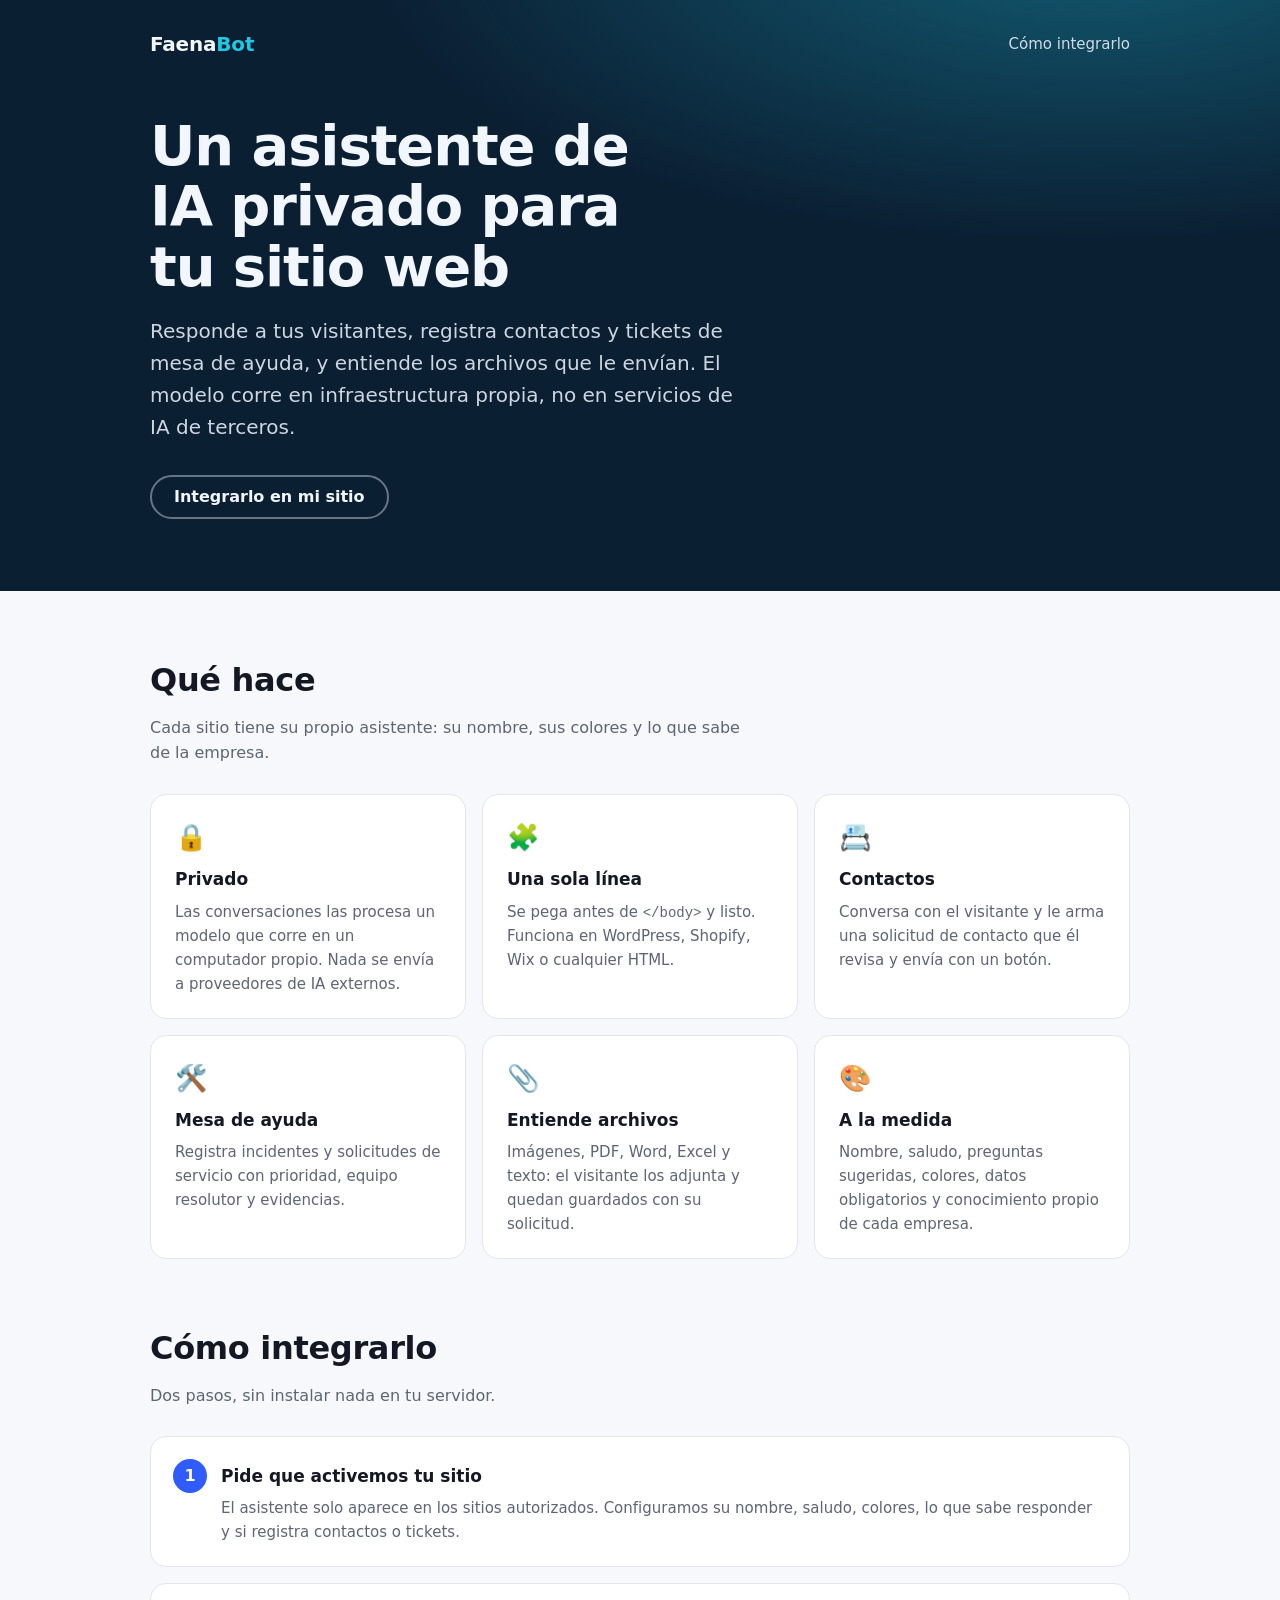
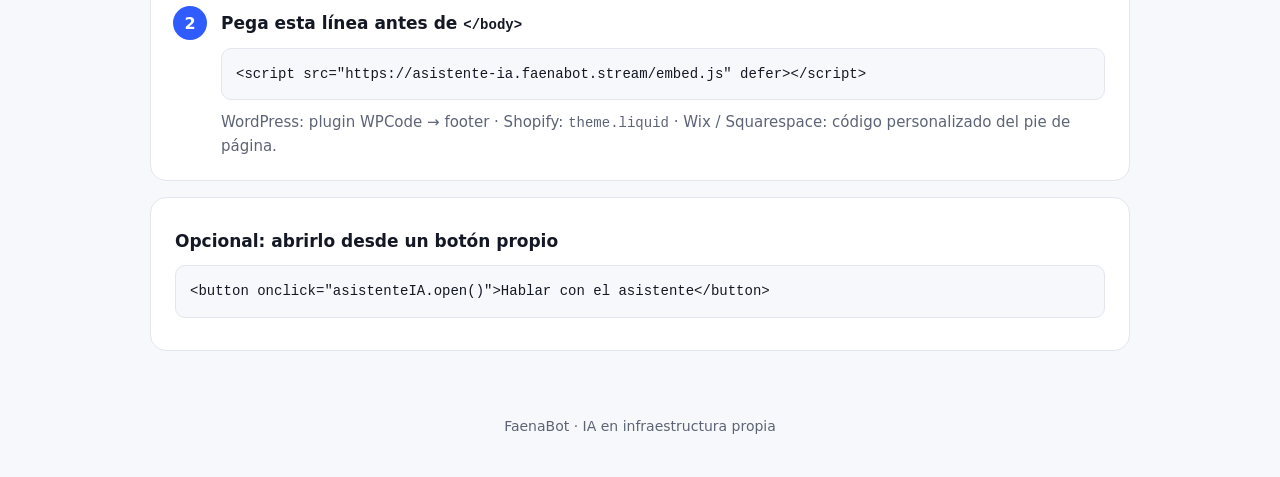
<file: publico/index.html>
<!doctype html>
<html lang="es">
<head>
  <meta charset="utf-8">
  <meta name="viewport" content="width=device-width, initial-scale=1">
  <title>FaenaBot · Asistente IA privado</title>
  <meta name="description" content="Asistente de inteligencia artificial para tu sitio web que corre en infraestructura propia. Se integra con una sola línea.">
  <link rel="icon" href="data:image/svg+xml,<svg xmlns='http://www.w3.org/2000/svg' viewBox='0 0 100 100'><text y='.9em' font-size='90'>💬</text></svg>">
  <style>
    :root {
      --bg: #f7f8fb; --text: #141824; --muted: #5d6475; --card: #fff; --border: #e3e6ee;
      --accent: #2f5bff; --accent-2: #1fc8e3; --hero: #0b1f33; --hero-text: #f2f6ff;
    }
    @media (prefers-color-scheme: dark) {
      :root { --bg: #10131a; --text: #eef0f6; --muted: #a1a8b8; --card: #171b25; --border: #283041; --accent: #6f8cff; --hero: #0a1320; }
    }
    * { box-sizing: border-box; }
    body { margin: 0; background: var(--bg); color: var(--text); font: 16px/1.6 system-ui, -apple-system, "Segoe UI", sans-serif; }
    .wrap { width: min(980px, 100% - 32px); margin: 0 auto; }
    header.hero { background: radial-gradient(1200px 500px at 85% -10%, color-mix(in srgb, var(--accent-2) 35%, transparent), transparent 60%), var(--hero); color: var(--hero-text); padding: 28px 0 72px; }
    nav { display: flex; align-items: center; justify-content: space-between; gap: 16px; margin-bottom: 56px; }
    .brand { font-weight: 800; font-size: 20px; letter-spacing: -0.01em; }
    .brand span { color: var(--accent-2); }
    nav a { color: inherit; opacity: .85; text-decoration: none; font-size: 15px; }
    nav a:hover { opacity: 1; }
    h1 { font-size: clamp(34px, 6vw, 56px); line-height: 1.08; letter-spacing: -0.02em; margin: 0 0 18px; max-width: 14ch; }
    .lead { font-size: clamp(17px, 2.2vw, 20px); opacity: .85; max-width: 46ch; margin: 0 0 32px; }
    .actions { display: flex; flex-wrap: wrap; gap: 12px; }
    .btn { display: inline-flex; align-items: center; gap: 8px; padding: 12px 22px; border-radius: 999px; font: 600 16px/1 system-ui, -apple-system, "Segoe UI", sans-serif; text-decoration: none; cursor: pointer; border: 2px solid transparent; }
    .btn.primary { background: var(--accent-2); color: #06202b; }
    .btn.ghost { border-color: color-mix(in srgb, var(--hero-text) 40%, transparent); color: var(--hero-text); background: transparent; }
    .btn:hover { filter: brightness(1.08); }
    .btn[hidden] { display: none; }
    main section { padding: 64px 0 0; }
    h2 { font-size: clamp(24px, 3.5vw, 32px); letter-spacing: -0.01em; margin: 0 0 8px; }
    .sub { color: var(--muted); margin: 0 0 28px; max-width: 60ch; }
    .grid { display: grid; grid-template-columns: repeat(auto-fit, minmax(260px, 1fr)); gap: 16px; }
    .card { min-width: 0; background: var(--card); border: 1px solid var(--border); border-radius: 16px; padding: 22px 24px; }
    .card .ico { font-size: 26px; }
    .card h3 { font-size: 17px; margin: 8px 0 6px; }
    .card p { margin: 0; color: var(--muted); font-size: 15px; }
    ol.steps { list-style: none; padding: 0; margin: 0; display: grid; grid-template-columns: minmax(0, 1fr); gap: 16px; counter-reset: s; }
    ol.steps li { counter-increment: s; position: relative; padding-left: 70px; }
    ol.steps li::before { content: counter(s); position: absolute; left: 22px; top: 22px; width: 34px; height: 34px; border-radius: 50%; background: var(--accent); color: #fff; font-weight: 700; display: grid; place-items: center; }
    ol.steps h3 { margin-top: 4px; }
    code, pre { font-family: ui-monospace, SFMono-Regular, Menlo, monospace; font-size: 14px; }
    pre { background: var(--bg); border: 1px solid var(--border); border-radius: 10px; padding: 14px; overflow-x: auto; margin: 10px 0; }
    .muted { color: var(--muted); font-size: 14px; }
    footer { padding: 64px 0 40px; color: var(--muted); font-size: 14px; text-align: center; }
  </style>
</head>
<body>
  <header class="hero">
    <div class="wrap">
      <nav>
        <div class="brand">Faena<span>Bot</span></div>
        <a href="#integrar">Cómo integrarlo</a>
      </nav>
      <h1>Un asistente de IA privado para tu sitio web</h1>
      <p class="lead">Responde a tus visitantes, registra contactos y tickets de mesa de ayuda, y entiende los archivos que le envían. El modelo corre en infraestructura propia, no en servicios de IA de terceros.</p>
      <div class="actions">
        <button class="btn primary" type="button" id="probar" hidden>💬 Pruébalo ahora</button>
        <a class="btn ghost" href="#integrar">Integrarlo en mi sitio</a>
      </div>
    </div>
  </header>

  <main class="wrap">
    <section>
      <h2>Qué hace</h2>
      <p class="sub">Cada sitio tiene su propio asistente: su nombre, sus colores y lo que sabe de la empresa.</p>
      <div class="grid">
        <div class="card"><div class="ico">🔒</div><h3>Privado</h3><p>Las conversaciones las procesa un modelo que corre en un computador propio. Nada se envía a proveedores de IA externos.</p></div>
        <div class="card"><div class="ico">🧩</div><h3>Una sola línea</h3><p>Se pega antes de <code>&lt;/body&gt;</code> y listo. Funciona en WordPress, Shopify, Wix o cualquier HTML.</p></div>
        <div class="card"><div class="ico">📇</div><h3>Contactos</h3><p>Conversa con el visitante y le arma una solicitud de contacto que él revisa y envía con un botón.</p></div>
        <div class="card"><div class="ico">🛠️</div><h3>Mesa de ayuda</h3><p>Registra incidentes y solicitudes de servicio con prioridad, equipo resolutor y evidencias.</p></div>
        <div class="card"><div class="ico">📎</div><h3>Entiende archivos</h3><p>Imágenes, PDF, Word, Excel y texto: el visitante los adjunta y quedan guardados con su solicitud.</p></div>
        <div class="card"><div class="ico">🎨</div><h3>A la medida</h3><p>Nombre, saludo, preguntas sugeridas, colores, datos obligatorios y conocimiento propio de cada empresa.</p></div>
      </div>
    </section>

    <section id="integrar">
      <h2>Cómo integrarlo</h2>
      <p class="sub">Dos pasos, sin instalar nada en tu servidor.</p>
      <ol class="steps">
        <li class="card">
          <h3>Pide que activemos tu sitio</h3>
          <p>El asistente solo aparece en los sitios autorizados. Configuramos su nombre, saludo, colores, lo que sabe responder y si registra contactos o tickets.</p>
        </li>
        <li class="card">
          <h3>Pega esta línea antes de <code>&lt;/body&gt;</code></h3>
          <pre>&lt;script src="https://asistente-ia.faenabot.stream/embed.js" defer&gt;&lt;/script&gt;</pre>
          <p class="muted">WordPress: plugin WPCode → footer · Shopify: <code>theme.liquid</code> · Wix / Squarespace: código personalizado del pie de página.</p>
        </li>
      </ol>
      <div class="card" style="margin-top:16px">
        <h3>Opcional: abrirlo desde un botón propio</h3>
        <pre>&lt;button onclick="asistenteIA.open()"&gt;Hablar con el asistente&lt;/button&gt;</pre>
      </div>
    </section>
  </main>

  <footer class="wrap">FaenaBot · IA en infraestructura propia</footer>

  <!-- Demo: el asistente aparece solo en los dominios autorizados (servidor/sitios/faenabot.stream.md) -->
  <script src="embed.js" defer></script>
  <script>
    // «Pruébalo ahora» se muestra solo si el asistente se cargó en esta página.
    (function waitForAssistant(tries) {
      if (window.asistenteIA) {
        const b = document.getElementById('probar');
        b.hidden = false;
        b.addEventListener('click', () => window.asistenteIA.open());
      } else if (tries > 0) {
        setTimeout(() => waitForAssistant(tries - 1), 300);
      }
    })(30);
  </script>
</body>
</html>
</file>
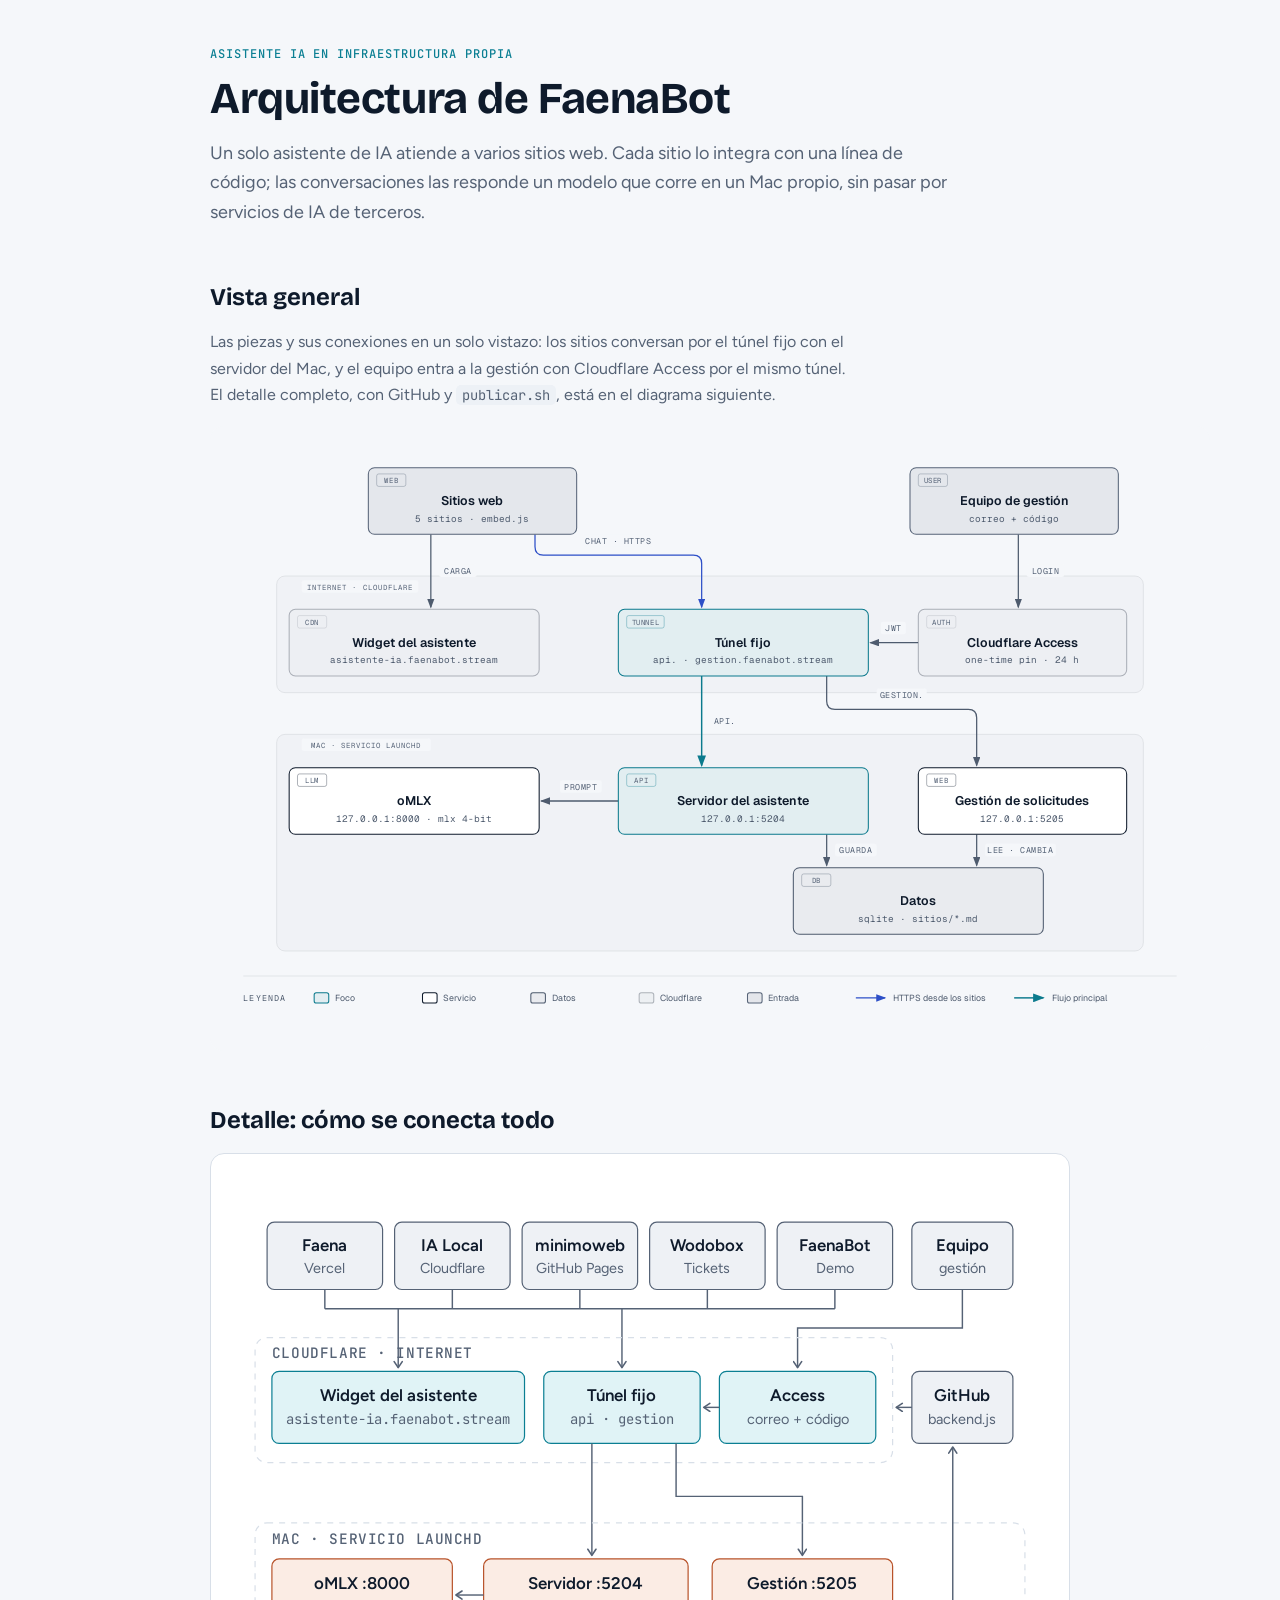
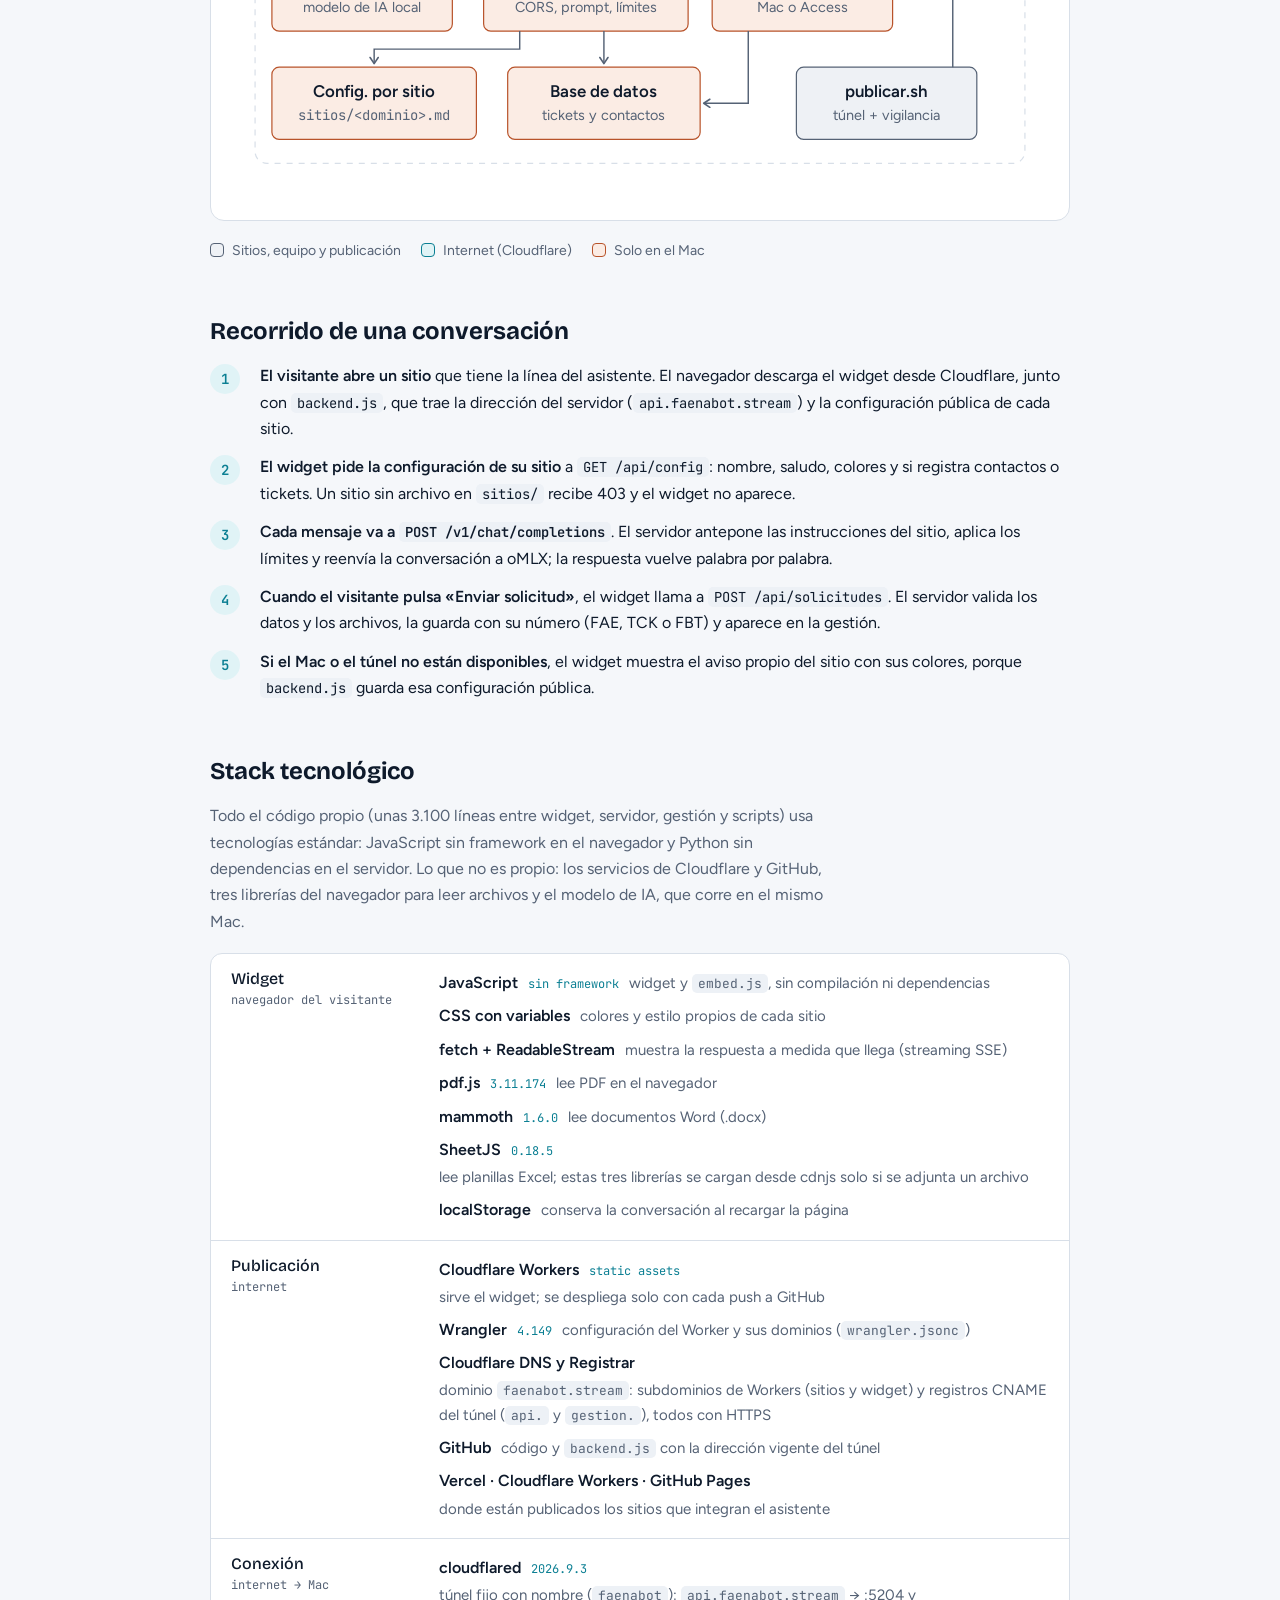
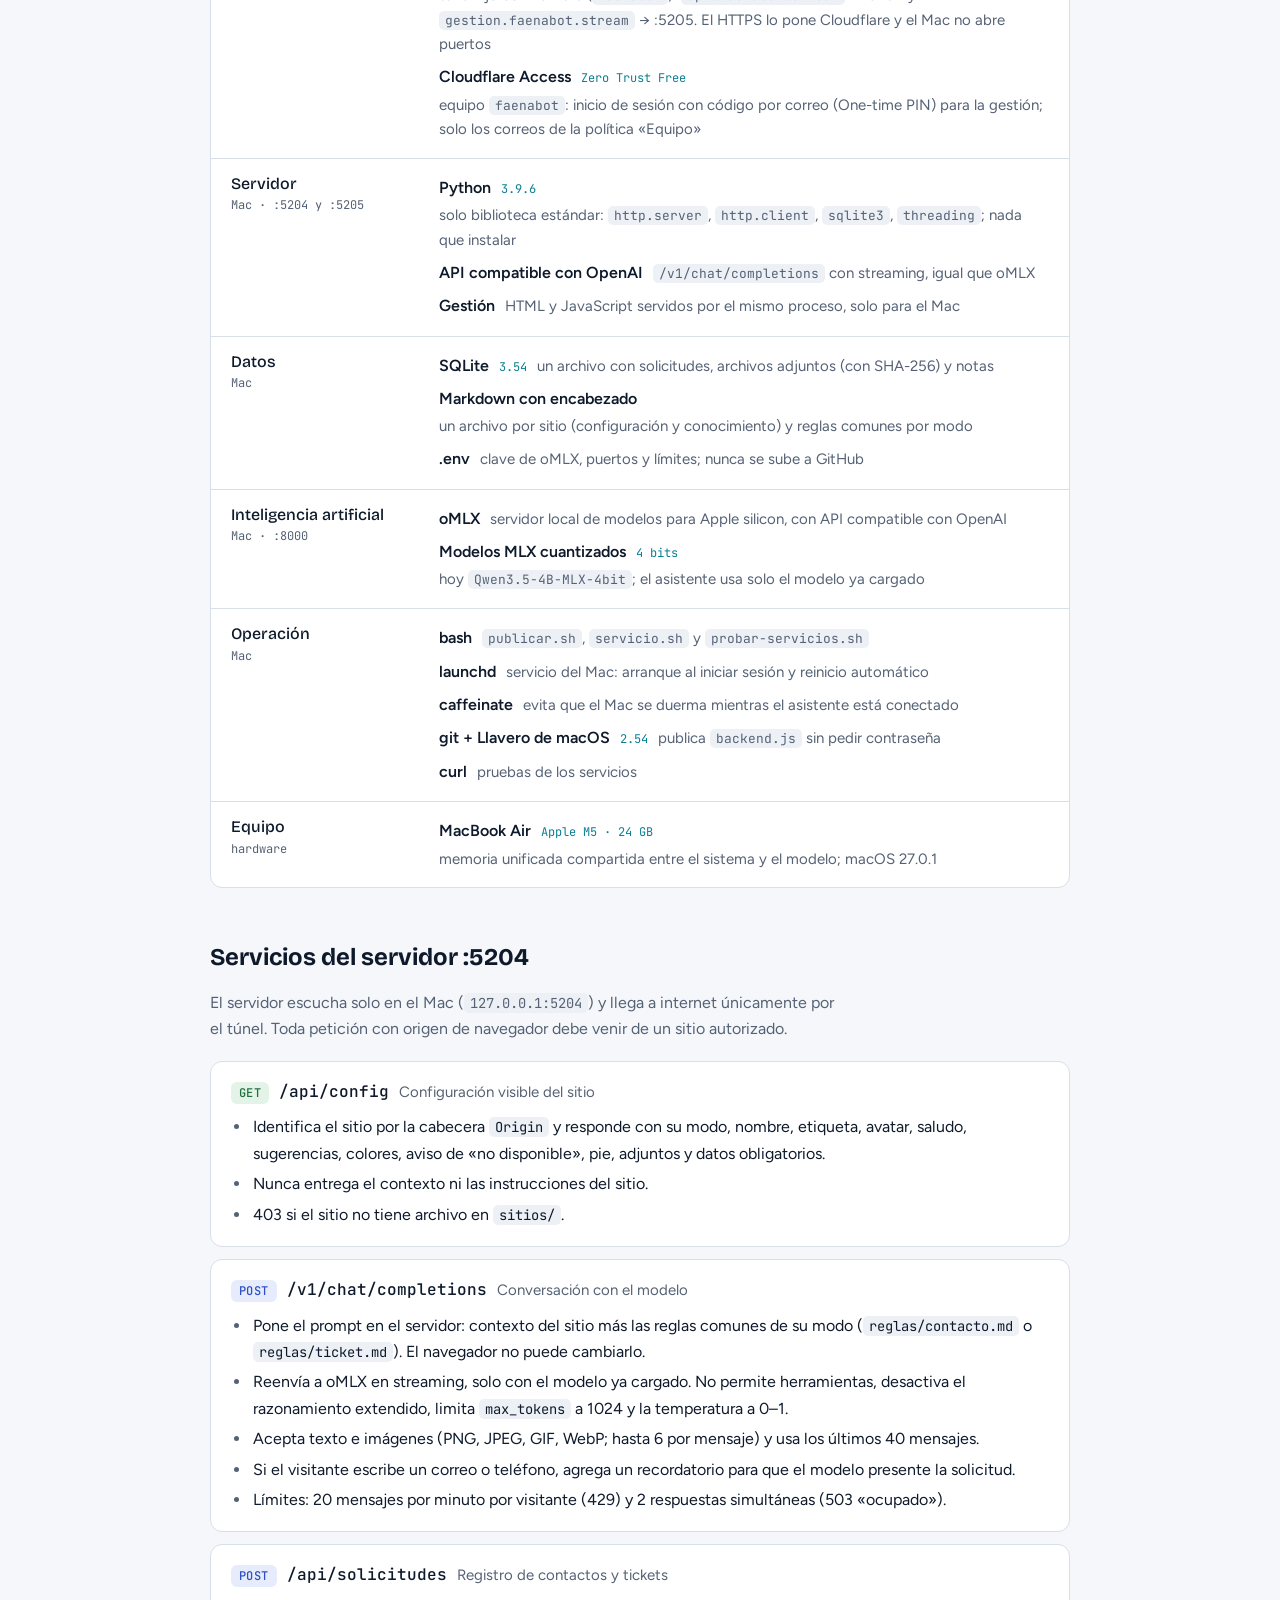
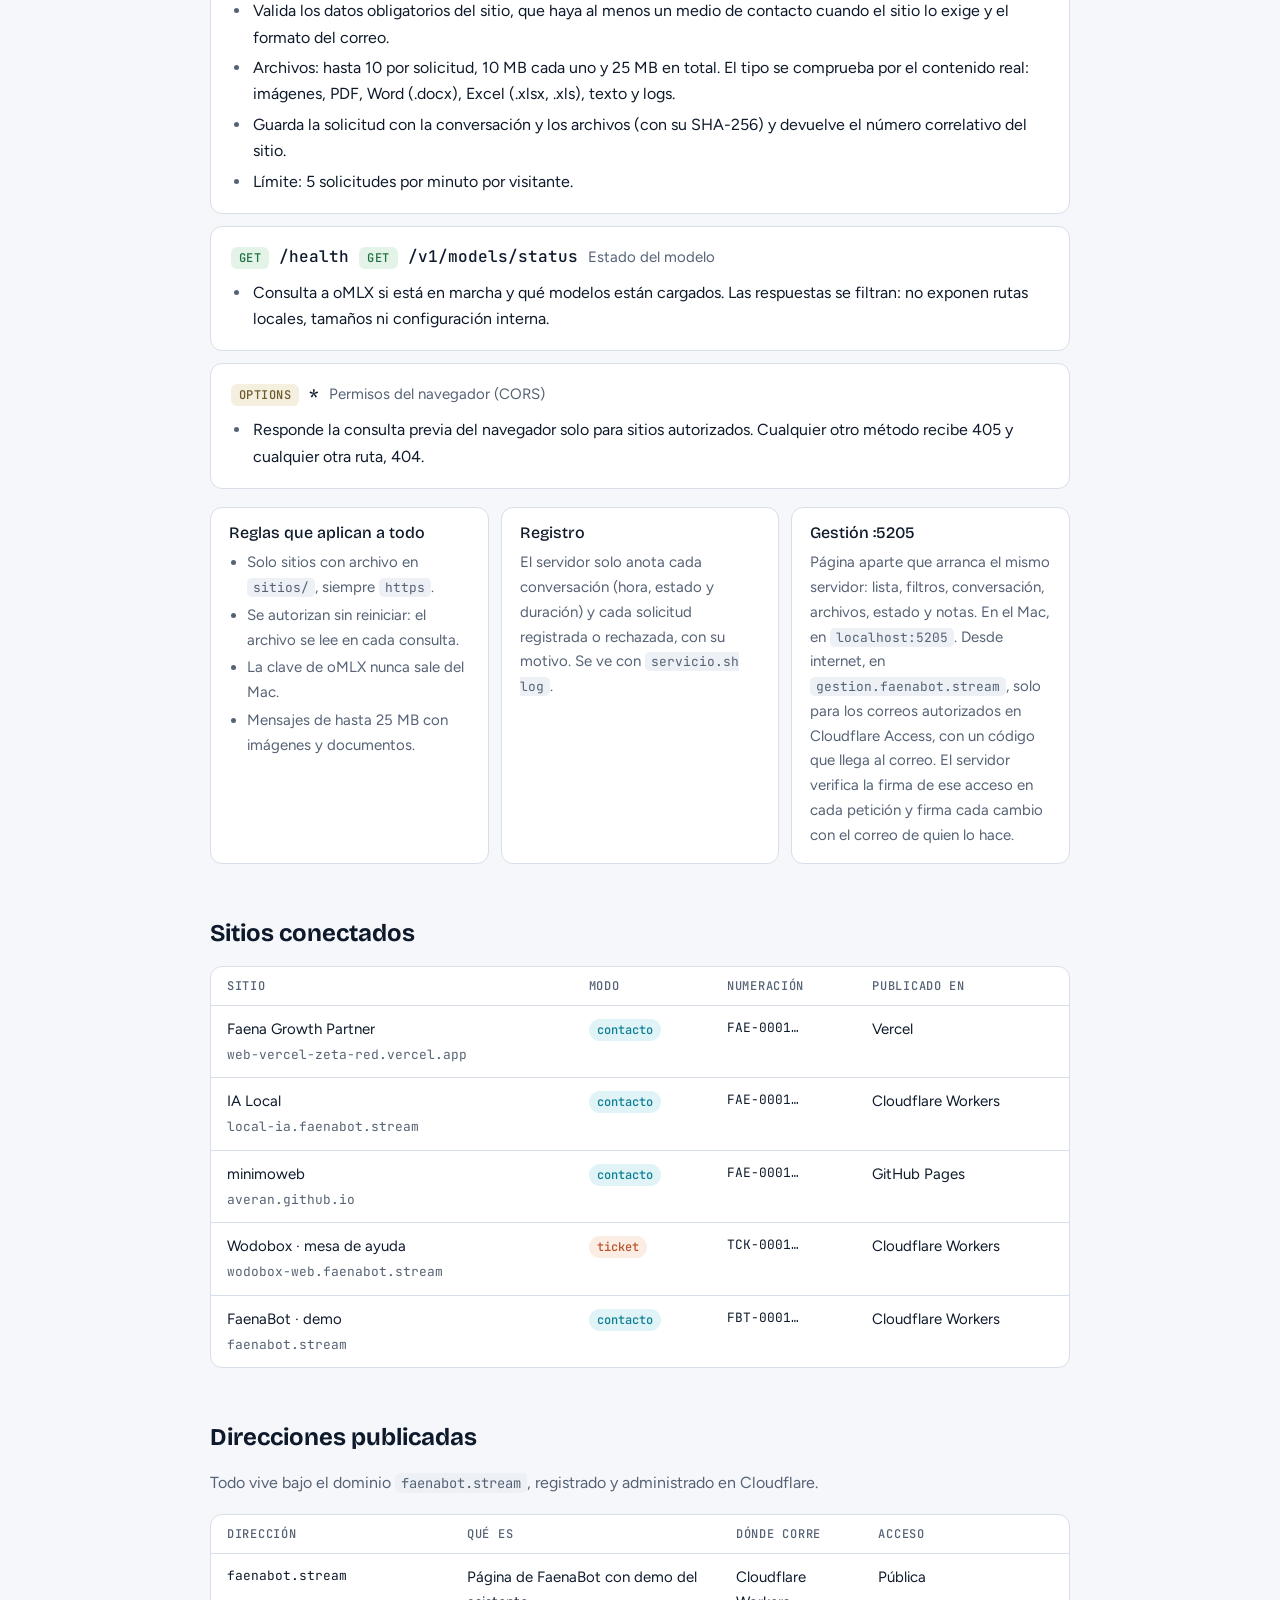
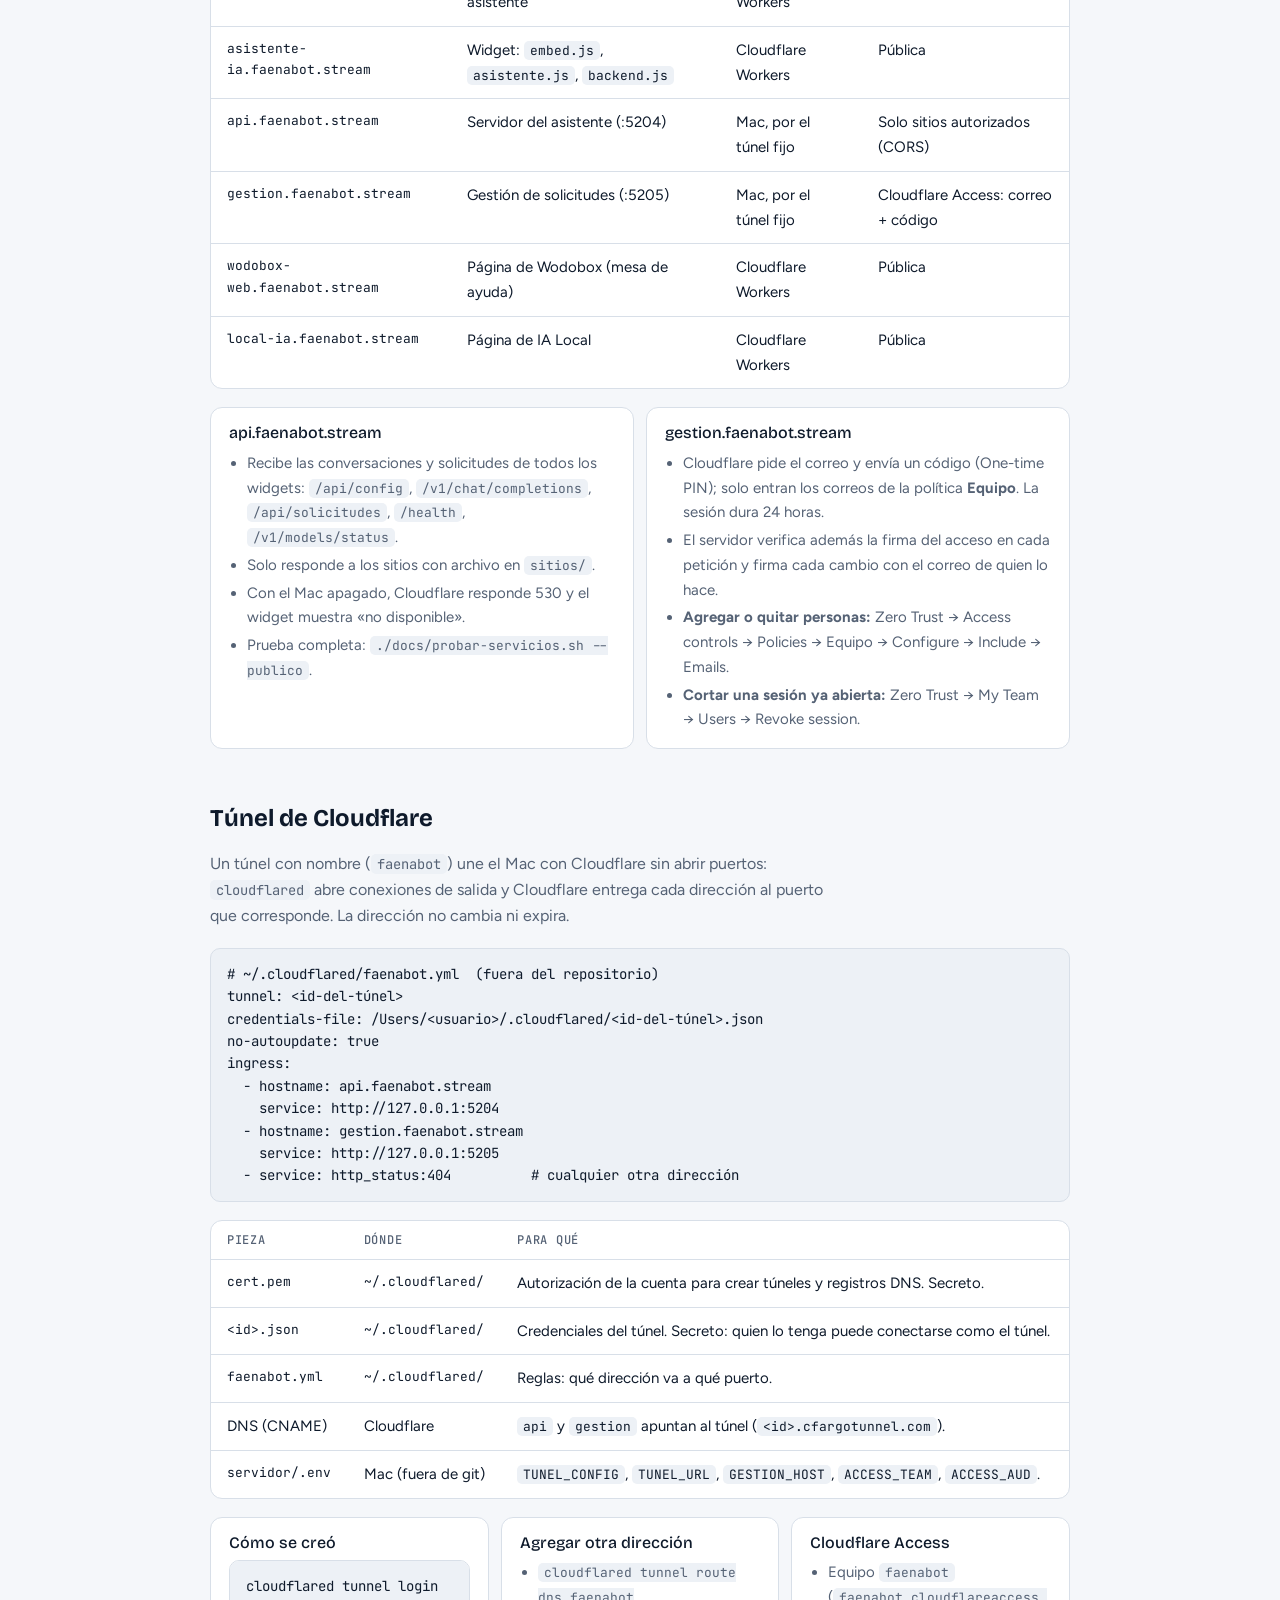
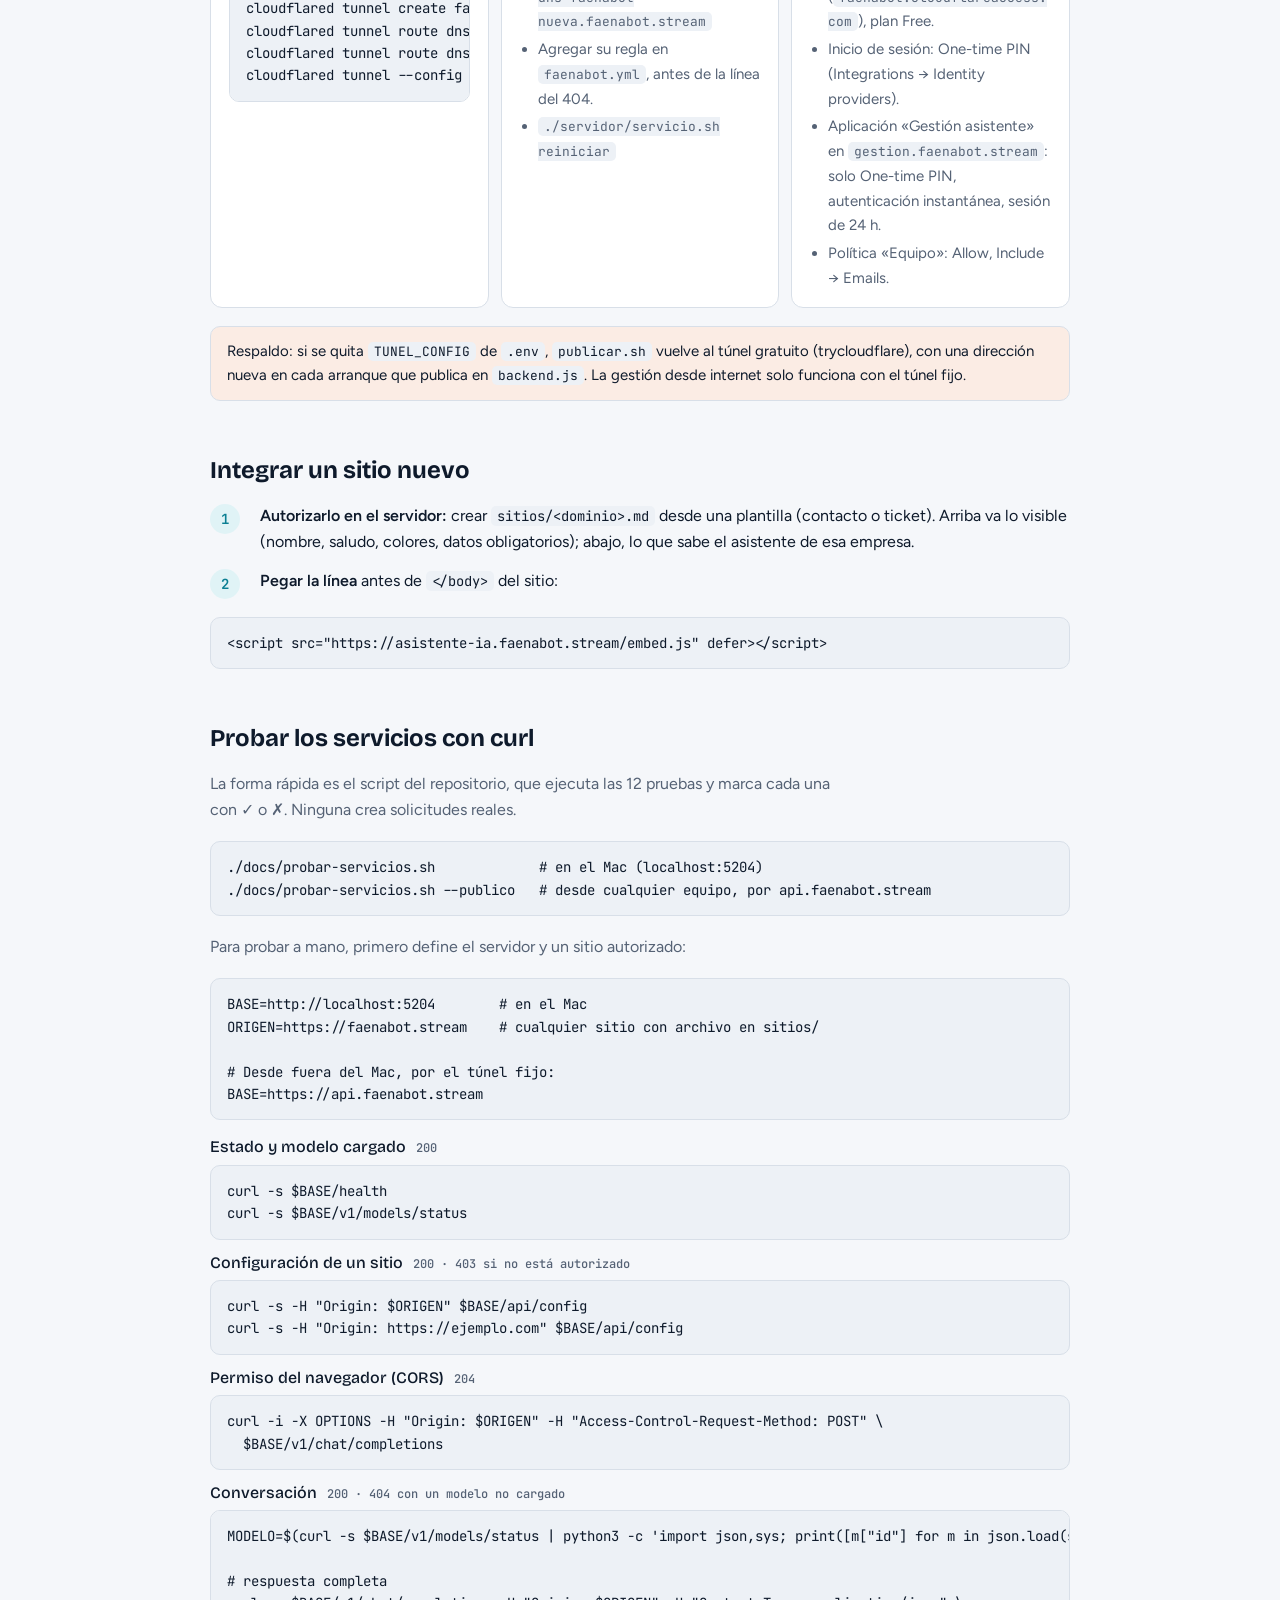
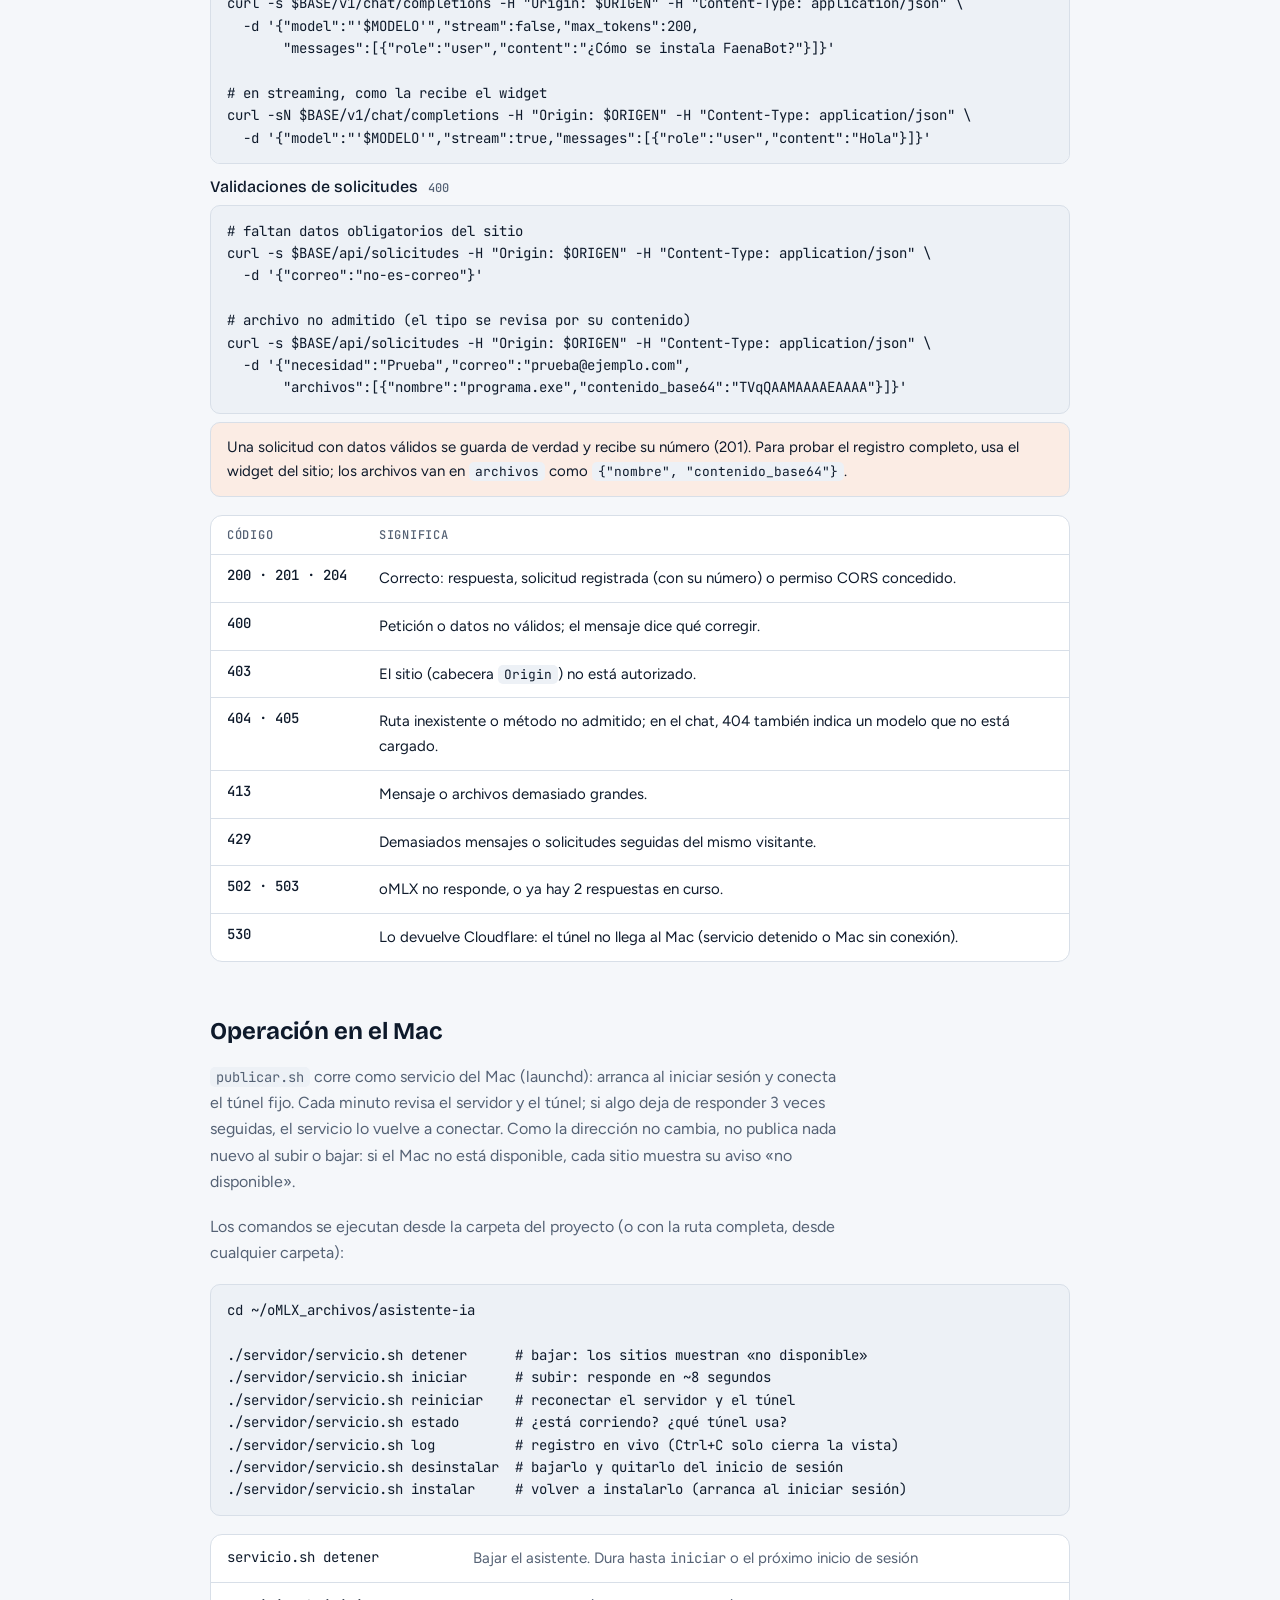
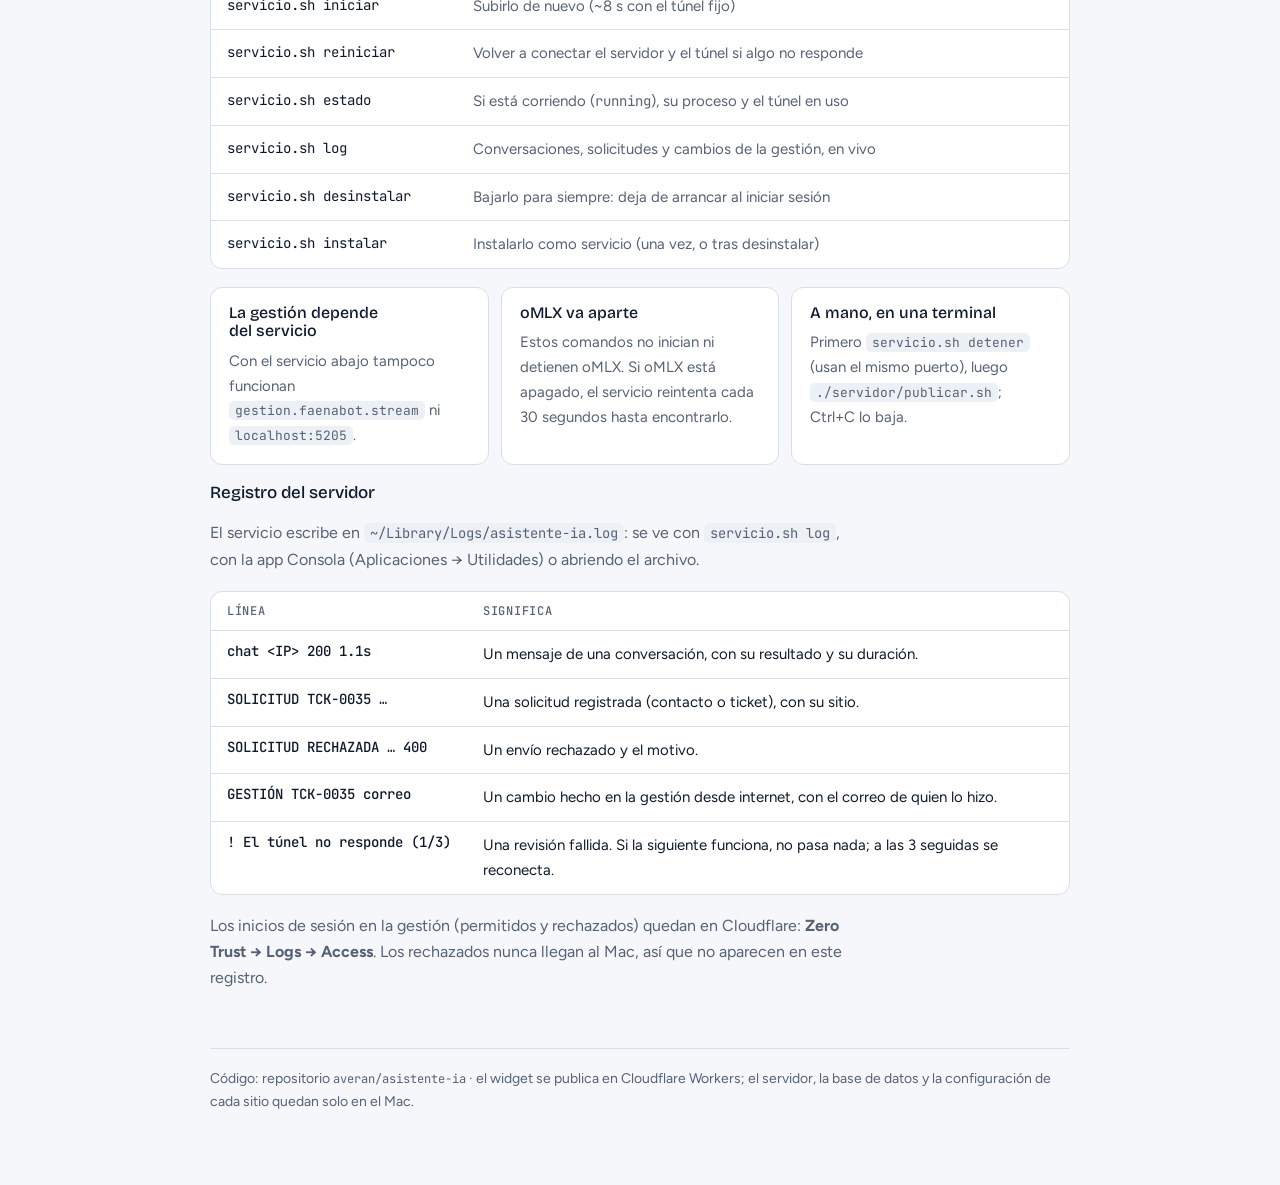
<file: docs/arquitectura.html>
<!doctype html>
<html lang="es">
<head>
<meta charset="utf-8">
<meta name="viewport" content="width=device-width, initial-scale=1">
<title>Arquitectura de FaenaBot</title>
<link rel="preconnect" href="https://fonts.googleapis.com">
<link rel="preconnect" href="https://fonts.gstatic.com" crossorigin>
<link rel="stylesheet" href="https://fonts.googleapis.com/css2?family=Bricolage+Grotesque:opsz,wght@12..96,500;12..96,700&family=Figtree:wght@400;500;600&family=JetBrains+Mono:wght@400;500&display=swap">
<link rel="stylesheet" href="https://fonts.googleapis.com/css2?family=Geist:wght@400;600&family=Geist+Mono:wght@400;500&display=swap">
<style>
  /* Layout: documento técnico de una columna (~860px), diagrama ancho al inicio, referencia de servicios en filas */
  :root {
    --bg: #f5f7fa; --surface: #ffffff; --ink: #0e1a2b; --muted: #556275; --line: #d8dfe8;
    --accent: #0b7f93; --accent-soft: #e0f3f6; --mac: #b8532a; --mac-soft: #fbece4;
    --neutral-soft: #eef1f5; --code-bg: #edf1f6;
    --get: #1f6f3f; --get-soft: #e3f3e8; --post: #2d4fc7; --post-soft: #e7ecfc; --opt: #6b5a2a; --opt-soft: #f4efdf;
    --display: "Bricolage Grotesque", "Avenir Next", "Segoe UI", sans-serif;
    --body: "Figtree", "Helvetica Neue", "Segoe UI", sans-serif;
    --mono: "JetBrains Mono", ui-monospace, "SF Mono", Menlo, monospace;
  }
  @media (prefers-color-scheme: dark) {
    :root:not([data-theme="light"]) {
      --bg: #0c1420; --surface: #121c2b; --ink: #e6edf6; --muted: #9babbf; --line: #24344a;
      --accent: #45cfe4; --accent-soft: #10303a; --mac: #f08d61; --mac-soft: #3a2217;
      --neutral-soft: #1a2638; --code-bg: #0f1826;
      --get: #7fd69e; --get-soft: #15301f; --post: #9fb3ff; --post-soft: #1b2547; --opt: #e3cb85; --opt-soft: #332b14;
      color-scheme: dark;
    }
  }
  :root[data-theme="dark"] {
    --bg: #0c1420; --surface: #121c2b; --ink: #e6edf6; --muted: #9babbf; --line: #24344a;
    --accent: #45cfe4; --accent-soft: #10303a; --mac: #f08d61; --mac-soft: #3a2217;
    --neutral-soft: #1a2638; --code-bg: #0f1826;
    --get: #7fd69e; --get-soft: #15301f; --post: #9fb3ff; --post-soft: #1b2547; --opt: #e3cb85; --opt-soft: #332b14;
    color-scheme: dark;
  }
  * { box-sizing: border-box; }
  body { margin: 0; background: var(--bg); color: var(--ink); font: 16px/1.65 var(--body); padding: 0 16px; }
  .page { max-width: 860px; margin: 0 auto; padding-block: 48px 72px; display: grid; gap: 56px; }
  h1, h2, h3 { font-family: var(--display); text-wrap: balance; margin: 0; line-height: 1.15; }
  h1 { font-size: clamp(30px, 5vw, 44px); font-weight: 700; letter-spacing: -0.01em; }
  h2 { font-size: 24px; font-weight: 700; }
  h3 { font-size: 17px; font-weight: 500; }
  p { margin: 0; }
  code, .mono { font-family: var(--mono); font-size: 0.86em; }
  code { background: var(--code-bg); padding: 1px 6px; border-radius: 5px; overflow-wrap: anywhere; }
  .eyebrow { font: 500 12px/1 var(--mono); letter-spacing: 0.08em; text-transform: uppercase; color: var(--accent); }
  header { display: grid; gap: 14px; }
  .lead { color: var(--muted); font-size: 18px; max-width: 62ch; }
  section { display: grid; gap: 18px; min-width: 0; }
  .sub { color: var(--muted); max-width: 64ch; }

  .figure { background: var(--surface); border: 1px solid var(--line); border-radius: 14px; padding: 20px; overflow-x: auto; }
  .figure svg { display: block; width: 100%; min-width: 600px; height: auto; }
  .legend { display: flex; flex-wrap: wrap; gap: 8px 20px; color: var(--muted); font-size: 14px; }
  .legend span { display: inline-flex; align-items: center; gap: 8px; }
  .sw { width: 14px; height: 14px; border-radius: 4px; border: 1px solid; }
  .sw.n { background: var(--neutral-soft); border-color: var(--muted); }
  .sw.c { background: var(--accent-soft); border-color: var(--accent); }
  .sw.m { background: var(--mac-soft); border-color: var(--mac); }

  svg .box { stroke-width: 1; }
  svg .n { fill: var(--neutral-soft); stroke: var(--muted); }
  svg .c { fill: var(--accent-soft); stroke: var(--accent); }
  svg .m { fill: var(--mac-soft); stroke: var(--mac); }
  svg .tt { fill: var(--ink); font: 600 14px var(--body); }
  svg .ts { fill: var(--muted); font: 400 12px var(--body); }
  svg .tm { fill: var(--muted); font: 400 11.5px var(--mono); }
  svg .group { fill: none; stroke: var(--line); stroke-dasharray: 5 5; }
  svg .gl { fill: var(--muted); font: 500 12px var(--mono); letter-spacing: 0.04em; }
  svg .wire { fill: none; stroke: var(--muted); stroke-width: 1.2; }

  ol.flow { list-style: none; margin: 0; padding: 0; display: grid; gap: 12px; counter-reset: f; }
  ol.flow li { counter-increment: f; display: grid; grid-template-columns: 36px minmax(0, 1fr); gap: 14px; align-items: start; }
  ol.flow li::before { content: counter(f); width: 30px; height: 30px; border-radius: 50%; display: grid; place-items: center; font: 600 14px var(--mono); background: var(--accent-soft); color: var(--accent); margin-top: 1px; }
  ol.flow strong { font-weight: 600; }

  .services { display: grid; gap: 12px; }
  .svc { background: var(--surface); border: 1px solid var(--line); border-radius: 12px; padding: 18px 20px; display: grid; gap: 10px; min-width: 0; }
  .route { display: flex; flex-wrap: wrap; align-items: baseline; gap: 10px; }
  .route .path { font: 500 16px var(--mono); overflow-wrap: anywhere; }
  .route .what { color: var(--muted); font-size: 15px; }
  .verb { font: 500 12px/1 var(--mono); padding: 5px 8px; border-radius: 6px; letter-spacing: 0.04em; }
  .verb.get { color: var(--get); background: var(--get-soft); }
  .verb.post { color: var(--post); background: var(--post-soft); }
  .verb.opt { color: var(--opt); background: var(--opt-soft); }
  .svc ul { margin: 0; padding-left: 20px; display: grid; gap: 4px; }
  .svc li { padding-left: 2px; }
  .svc li::marker { color: var(--muted); }

  .grid2 { display: grid; grid-template-columns: repeat(auto-fit, minmax(250px, 1fr)); gap: 12px; }
  .panel { background: var(--surface); border: 1px solid var(--line); border-radius: 12px; padding: 16px 18px; display: grid; gap: 8px; align-content: start; min-width: 0; }
  .panel h3 { font-size: 16px; }
  .panel p, .panel li { color: var(--muted); font-size: 15px; }
  .panel ul { margin: 0; padding-left: 18px; display: grid; gap: 3px; }

  .tablewrap { overflow-x: auto; border: 1px solid var(--line); border-radius: 12px; background: var(--surface); }
  table { width: 100%; border-collapse: collapse; font-size: 15px; min-width: 560px; }
  th, td { text-align: left; padding: 11px 16px; border-bottom: 1px solid var(--line); vertical-align: top; }
  th { font: 500 12px var(--mono); letter-spacing: 0.06em; text-transform: uppercase; color: var(--muted); }
  tr:last-child td { border-bottom: 0; }
  td .mono { color: var(--muted); }
  .pill { display: inline-block; font: 500 12px/1 var(--mono); padding: 5px 8px; border-radius: 999px; }
  .pill.contacto { background: var(--accent-soft); color: var(--accent); }
  .pill.ticket { background: var(--mac-soft); color: var(--mac); }

  pre { margin: 0; background: var(--code-bg); border: 1px solid var(--line); border-radius: 10px; padding: 14px 16px; overflow-x: auto; font: 14px/1.6 var(--mono); }
  .cmds { display: grid; gap: 0; border: 1px solid var(--line); border-radius: 12px; overflow: hidden; background: var(--surface); }
  .cmd { display: grid; grid-template-columns: minmax(0, 230px) minmax(0, 1fr); gap: 16px; padding: 11px 16px; border-bottom: 1px solid var(--line); }
  .cmd:last-child { border-bottom: 0; }
  .cmd code { background: none; padding: 0; font-size: 14px; }
  .cmd span { color: var(--muted); font-size: 15px; }
  @media (max-width: 560px) { .cmd { grid-template-columns: minmax(0, 1fr); gap: 2px; } }
  .tests { display: grid; gap: 14px; }
  .test { display: grid; gap: 8px; min-width: 0; }
  .test h3 { font-size: 16px; display: flex; flex-wrap: wrap; align-items: baseline; gap: 10px; }
  .test h3 .exp { font: 500 12px/1 var(--mono); color: var(--muted); }
  .note { background: var(--mac-soft); color: var(--ink); border: 1px solid var(--line); border-radius: 10px; padding: 12px 16px; font-size: 15px; }
  td.code { font: 500 14px var(--mono); white-space: nowrap; }
  .stack { display: grid; border: 1px solid var(--line); border-radius: 12px; background: var(--surface); overflow: hidden; }
  .layer { display: grid; grid-template-columns: minmax(0, 190px) minmax(0, 1fr); gap: 18px; padding: 16px 20px; border-bottom: 1px solid var(--line); }
  .layer:last-child { border-bottom: 0; }
  .layer h3 { font-size: 16px; }
  .layer .where { display: block; margin-top: 4px; font: 12px/1.4 var(--mono); color: var(--muted); }
  .tech { display: grid; gap: 7px; min-width: 0; }
  .tech div { display: flex; flex-wrap: wrap; align-items: baseline; gap: 2px 10px; }
  .tech b { font-weight: 600; }
  .tech .ver { font: 12px var(--mono); color: var(--accent); }
  .tech .role { color: var(--muted); font-size: 15px; }
  @media (max-width: 560px) { .layer { grid-template-columns: minmax(0, 1fr); gap: 8px; } }
  .dd-figure { width: min(1000px, calc(100vw - 32px)); margin-left: 50%; transform: translateX(-50%); overflow-x: auto; border-radius: 14px; }
  .dd-figure svg { display: block; width: 100%; min-width: 960px; height: auto; }
  .dd-figure .dd-dark { display: none; }
  @media (prefers-color-scheme: dark) { :root:not([data-theme="light"]) .dd-figure .dd-light { display: none; } :root:not([data-theme="light"]) .dd-figure .dd-dark { display: block; } }
  :root[data-theme="dark"] .dd-figure .dd-light { display: none; }
  :root[data-theme="dark"] .dd-figure .dd-dark { display: block; }
  footer { color: var(--muted); font-size: 14px; border-top: 1px solid var(--line); padding-top: 18px; }
</style>
</head>
<body>

<main class="page">
  <header>
    <span class="eyebrow">Asistente IA en infraestructura propia</span>
    <h1>Arquitectura de FaenaBot</h1>
    <p class="lead">Un solo asistente de IA atiende a varios sitios web. Cada sitio lo integra con una línea de código; las conversaciones las responde un modelo que corre en un Mac propio, sin pasar por servicios de IA de terceros.</p>
  </header>

  <section aria-labelledby="h-general">
    <h2 id="h-general">Vista general</h2>
    <p class="sub">Las piezas y sus conexiones en un solo vistazo: los sitios conversan por el túnel fijo con el servidor del Mac, y el equipo entra a la gestión con Cloudflare Access por el mismo túnel. El detalle completo, con GitHub y <code>publicar.sh</code>, está en el diagrama siguiente.</p>
    <div class="dd-figure">
<svg class="dd-light" viewBox="0 0 960 600" xmlns="http://www.w3.org/2000/svg" role="img" aria-labelledby="arquitectura-faenabot-title arquitectura-faenabot-desc">
  <title id="arquitectura-faenabot-title">Arquitectura del asistente FaenaBot</title>
  <desc id="arquitectura-faenabot-desc">Los sitios web cargan el widget desde Cloudflare y conversan por el túnel fijo con el servidor del asistente en el Mac, que consulta el modelo de oMLX y guarda las solicitudes; el equipo entra a la gestión con Cloudflare Access por el mismo túnel.</desc>
  <defs>
    <marker id="af-arrow" markerWidth="8" markerHeight="6" refX="7" refY="3" orient="auto"><polygon points="0 0, 8 3, 0 6" fill="#4e5b6e"/></marker>
    <marker id="af-arrow-accent" markerWidth="8" markerHeight="6" refX="7" refY="3" orient="auto"><polygon points="0 0, 8 3, 0 6" fill="#0b7a8d"/></marker>
    <marker id="af-arrow-link" markerWidth="8" markerHeight="6" refX="7" refY="3" orient="auto"><polygon points="0 0, 8 3, 0 6" fill="#2d4fc7"/></marker>
  </defs>
  <rect width="100%" height="100%" fill="#f5f7fa"/>
  <g transform="translate(32,0)">
  <rect x="32" y="144" width="832" height="112" rx="8" fill="rgba(14,26,43,0.02)" stroke="rgba(14,26,43,0.10)" stroke-width="0.8"/>
  <rect x="56" y="148" width="112" height="12" rx="2" fill="#f5f7fa"/>
  <text x="112" y="157" fill="#576478" font-size="7" font-family="'Geist Mono', ui-monospace, monospace" text-anchor="middle" letter-spacing="0.14em">INTERNET · CLOUDFLARE</text>
  <rect x="32" y="296" width="832" height="208" rx="8" fill="rgba(14,26,43,0.02)" stroke="rgba(14,26,43,0.10)" stroke-width="0.8"/>
  <rect x="56" y="300" width="124" height="12" rx="2" fill="#f5f7fa"/>
  <text x="118" y="309" fill="#576478" font-size="7" font-family="'Geist Mono', ui-monospace, monospace" text-anchor="middle" letter-spacing="0.14em">MAC · SERVICIO LAUNCHD</text>
  <path d="M180 104 V174" fill="none" stroke="#4e5b6e" stroke-width="1.2" marker-end="url(#af-arrow)"/>
  <rect x="188" y="133" width="36" height="12" rx="2" fill="#f5f7fa"/>
  <text x="206" y="142" fill="#576478" font-size="8" font-family="'Geist Mono', ui-monospace, monospace" text-anchor="middle" letter-spacing="0.06em">CARGA</text>
  <path d="M280 104 V116 Q280 124 288 124 H432 Q440 124 440 132 V174" fill="none" stroke="#2d4fc7" stroke-width="1.2" marker-end="url(#af-arrow-link)"/>
  <rect x="326" y="104" width="68" height="12" rx="2" fill="#f5f7fa"/>
  <text x="360" y="113" fill="#576478" font-size="8" font-family="'Geist Mono', ui-monospace, monospace" text-anchor="middle" letter-spacing="0.06em">CHAT · HTTPS</text>
  <path d="M744 104 V174" fill="none" stroke="#4e5b6e" stroke-width="1.2" marker-end="url(#af-arrow)"/>
  <rect x="752" y="133" width="36" height="12" rx="2" fill="#f5f7fa"/>
  <text x="770" y="142" fill="#576478" font-size="8" font-family="'Geist Mono', ui-monospace, monospace" text-anchor="middle" letter-spacing="0.06em">LOGIN</text>
  <path d="M648 208 H602" fill="none" stroke="#4e5b6e" stroke-width="1.2" marker-end="url(#af-arrow)"/>
  <rect x="612" y="188" width="24" height="12" rx="2" fill="#f5f7fa"/>
  <text x="624" y="197" fill="#576478" font-size="8" font-family="'Geist Mono', ui-monospace, monospace" text-anchor="middle" letter-spacing="0.06em">JWT</text>
  <path d="M440 240 V326" fill="none" stroke="#0b7a8d" stroke-width="1.4" marker-end="url(#af-arrow-accent)"/>
  <rect x="448" y="277" width="28" height="12" rx="2" fill="#f5f7fa"/>
  <text x="462" y="286" fill="#576478" font-size="8" font-family="'Geist Mono', ui-monospace, monospace" text-anchor="middle" letter-spacing="0.06em">API.</text>
  <path d="M560 240 V264 Q560 272 568 272 H696 Q704 272 704 280 V326" fill="none" stroke="#4e5b6e" stroke-width="1.2" marker-end="url(#af-arrow)"/>
  <rect x="608" y="252" width="48" height="12" rx="2" fill="#f5f7fa"/>
  <text x="632" y="261" fill="#576478" font-size="8" font-family="'Geist Mono', ui-monospace, monospace" text-anchor="middle" letter-spacing="0.06em">GESTION.</text>
  <path d="M360 360 H286" fill="none" stroke="#4e5b6e" stroke-width="1.2" marker-end="url(#af-arrow)"/>
  <rect x="304" y="340" width="40" height="12" rx="2" fill="#f5f7fa"/>
  <text x="324" y="349" fill="#576478" font-size="8" font-family="'Geist Mono', ui-monospace, monospace" text-anchor="middle" letter-spacing="0.06em">PROMPT</text>
  <path d="M560 392 V422" fill="none" stroke="#4e5b6e" stroke-width="1.2" marker-end="url(#af-arrow)"/>
  <rect x="568" y="401" width="40" height="12" rx="2" fill="#f5f7fa"/>
  <text x="588" y="410" fill="#576478" font-size="8" font-family="'Geist Mono', ui-monospace, monospace" text-anchor="middle" letter-spacing="0.06em">GUARDA</text>
  <path d="M704 392 V422" fill="none" stroke="#4e5b6e" stroke-width="1.2" marker-end="url(#af-arrow)"/>
  <rect x="712" y="401" width="68" height="12" rx="2" fill="#f5f7fa"/>
  <text x="746" y="410" fill="#576478" font-size="8" font-family="'Geist Mono', ui-monospace, monospace" text-anchor="middle" letter-spacing="0.06em">LEE · CAMBIA</text>
  <rect x="120" y="40" width="200" height="64" rx="6" fill="#f5f7fa"/>
  <rect x="120" y="40" width="200" height="64" rx="6" fill="rgba(78,91,110,0.10)" stroke="#576478" stroke-width="1"/>
  <rect x="128" y="46" width="28" height="12" rx="2" fill="none" stroke="#576478" stroke-opacity="0.4" stroke-width="0.8"/>
  <text x="142" y="55" fill="#576478" font-size="7" font-family="'Geist Mono', ui-monospace, monospace" text-anchor="middle" letter-spacing="0.08em">WEB</text>
  <text x="220" y="76" fill="#0e1a2b" font-size="12" font-weight="600" font-family="'Geist', system-ui, sans-serif" text-anchor="middle">Sitios web</text>
  <text x="220" y="92" fill="#4e5b6e" font-size="9" font-family="'Geist Mono', ui-monospace, monospace" text-anchor="middle">5 sitios · embed.js</text>
  <rect x="640" y="40" width="200" height="64" rx="6" fill="#f5f7fa"/>
  <rect x="640" y="40" width="200" height="64" rx="6" fill="rgba(78,91,110,0.10)" stroke="#576478" stroke-width="1"/>
  <rect x="648" y="46" width="28" height="12" rx="2" fill="none" stroke="#576478" stroke-opacity="0.4" stroke-width="0.8"/>
  <text x="662" y="55" fill="#576478" font-size="7" font-family="'Geist Mono', ui-monospace, monospace" text-anchor="middle" letter-spacing="0.08em">USER</text>
  <text x="740" y="76" fill="#0e1a2b" font-size="12" font-weight="600" font-family="'Geist', system-ui, sans-serif" text-anchor="middle">Equipo de gestión</text>
  <text x="740" y="92" fill="#4e5b6e" font-size="9" font-family="'Geist Mono', ui-monospace, monospace" text-anchor="middle">correo + código</text>
  <rect x="44" y="176" width="240" height="64" rx="6" fill="#f5f7fa"/>
  <rect x="44" y="176" width="240" height="64" rx="6" fill="rgba(14,26,43,0.03)" stroke="rgba(14,26,43,0.30)" stroke-width="1"/>
  <rect x="52" y="182" width="28" height="12" rx="2" fill="none" stroke="rgba(14,26,43,0.30)" stroke-opacity="0.4" stroke-width="0.8"/>
  <text x="66" y="191" fill="#576478" font-size="7" font-family="'Geist Mono', ui-monospace, monospace" text-anchor="middle" letter-spacing="0.08em">CDN</text>
  <text x="164" y="212" fill="#0e1a2b" font-size="12" font-weight="600" font-family="'Geist', system-ui, sans-serif" text-anchor="middle">Widget del asistente</text>
  <text x="164" y="228" fill="#4e5b6e" font-size="9" font-family="'Geist Mono', ui-monospace, monospace" text-anchor="middle">asistente-ia.faenabot.stream</text>
  <rect x="360" y="176" width="240" height="64" rx="6" fill="#f5f7fa"/>
  <rect x="360" y="176" width="240" height="64" rx="6" fill="rgba(11,122,141,0.08)" stroke="#0b7a8d" stroke-width="1"/>
  <rect x="368" y="182" width="36" height="12" rx="2" fill="none" stroke="#0b7a8d" stroke-opacity="0.4" stroke-width="0.8"/>
  <text x="386" y="191" fill="#576478" font-size="7" font-family="'Geist Mono', ui-monospace, monospace" text-anchor="middle" letter-spacing="0.08em">TUNNEL</text>
  <text x="480" y="212" fill="#0e1a2b" font-size="12" font-weight="600" font-family="'Geist', system-ui, sans-serif" text-anchor="middle">Túnel fijo</text>
  <text x="480" y="228" fill="#4e5b6e" font-size="9" font-family="'Geist Mono', ui-monospace, monospace" text-anchor="middle">api. · gestion.faenabot.stream</text>
  <rect x="648" y="176" width="200" height="64" rx="6" fill="#f5f7fa"/>
  <rect x="648" y="176" width="200" height="64" rx="6" fill="rgba(14,26,43,0.03)" stroke="rgba(14,26,43,0.30)" stroke-width="1"/>
  <rect x="656" y="182" width="28" height="12" rx="2" fill="none" stroke="rgba(14,26,43,0.30)" stroke-opacity="0.4" stroke-width="0.8"/>
  <text x="670" y="191" fill="#576478" font-size="7" font-family="'Geist Mono', ui-monospace, monospace" text-anchor="middle" letter-spacing="0.08em">AUTH</text>
  <text x="748" y="212" fill="#0e1a2b" font-size="12" font-weight="600" font-family="'Geist', system-ui, sans-serif" text-anchor="middle">Cloudflare Access</text>
  <text x="748" y="228" fill="#4e5b6e" font-size="9" font-family="'Geist Mono', ui-monospace, monospace" text-anchor="middle">one-time pin · 24 h</text>
  <rect x="44" y="328" width="240" height="64" rx="6" fill="#f5f7fa"/>
  <rect x="44" y="328" width="240" height="64" rx="6" fill="#ffffff" stroke="#0e1a2b" stroke-width="1"/>
  <rect x="52" y="334" width="28" height="12" rx="2" fill="none" stroke="#0e1a2b" stroke-opacity="0.4" stroke-width="0.8"/>
  <text x="66" y="343" fill="#576478" font-size="7" font-family="'Geist Mono', ui-monospace, monospace" text-anchor="middle" letter-spacing="0.08em">LLM</text>
  <text x="164" y="364" fill="#0e1a2b" font-size="12" font-weight="600" font-family="'Geist', system-ui, sans-serif" text-anchor="middle">oMLX</text>
  <text x="164" y="380" fill="#4e5b6e" font-size="9" font-family="'Geist Mono', ui-monospace, monospace" text-anchor="middle">127.0.0.1:8000 · mlx 4-bit</text>
  <rect x="360" y="328" width="240" height="64" rx="6" fill="#f5f7fa"/>
  <rect x="360" y="328" width="240" height="64" rx="6" fill="rgba(11,122,141,0.08)" stroke="#0b7a8d" stroke-width="1"/>
  <rect x="368" y="334" width="28" height="12" rx="2" fill="none" stroke="#0b7a8d" stroke-opacity="0.4" stroke-width="0.8"/>
  <text x="382" y="343" fill="#576478" font-size="7" font-family="'Geist Mono', ui-monospace, monospace" text-anchor="middle" letter-spacing="0.08em">API</text>
  <text x="480" y="364" fill="#0e1a2b" font-size="12" font-weight="600" font-family="'Geist', system-ui, sans-serif" text-anchor="middle">Servidor del asistente</text>
  <text x="480" y="380" fill="#4e5b6e" font-size="9" font-family="'Geist Mono', ui-monospace, monospace" text-anchor="middle">127.0.0.1:5204</text>
  <rect x="648" y="328" width="200" height="64" rx="6" fill="#f5f7fa"/>
  <rect x="648" y="328" width="200" height="64" rx="6" fill="#ffffff" stroke="#0e1a2b" stroke-width="1"/>
  <rect x="656" y="334" width="28" height="12" rx="2" fill="none" stroke="#0e1a2b" stroke-opacity="0.4" stroke-width="0.8"/>
  <text x="670" y="343" fill="#576478" font-size="7" font-family="'Geist Mono', ui-monospace, monospace" text-anchor="middle" letter-spacing="0.08em">WEB</text>
  <text x="748" y="364" fill="#0e1a2b" font-size="12" font-weight="600" font-family="'Geist', system-ui, sans-serif" text-anchor="middle">Gestión de solicitudes</text>
  <text x="748" y="380" fill="#4e5b6e" font-size="9" font-family="'Geist Mono', ui-monospace, monospace" text-anchor="middle">127.0.0.1:5205</text>
  <rect x="528" y="424" width="240" height="64" rx="6" fill="#f5f7fa"/>
  <rect x="528" y="424" width="240" height="64" rx="6" fill="rgba(14,26,43,0.05)" stroke="#4e5b6e" stroke-width="1"/>
  <rect x="536" y="430" width="28" height="12" rx="2" fill="none" stroke="#4e5b6e" stroke-opacity="0.4" stroke-width="0.8"/>
  <text x="550" y="439" fill="#576478" font-size="7" font-family="'Geist Mono', ui-monospace, monospace" text-anchor="middle" letter-spacing="0.08em">DB</text>
  <text x="648" y="460" fill="#0e1a2b" font-size="12" font-weight="600" font-family="'Geist', system-ui, sans-serif" text-anchor="middle">Datos</text>
  <text x="648" y="476" fill="#4e5b6e" font-size="9" font-family="'Geist Mono', ui-monospace, monospace" text-anchor="middle">sqlite · sitios/*.md</text>
  </g>
  <line x1="32" y1="528" x2="928" y2="528" stroke="rgba(14,26,43,0.10)" stroke-width="0.8"/>
  <text x="32" y="552" fill="#4e5b6e" font-size="8" font-family="'Geist Mono', ui-monospace, monospace" letter-spacing="0.14em">LEYENDA</text>
  <rect x="100" y="544" width="14" height="10" rx="2" fill="rgba(11,122,141,0.08)" stroke="#0b7a8d" stroke-width="1"/>
  <text x="120" y="552" fill="#4e5b6e" font-size="8.5" font-family="'Geist', system-ui, sans-serif">Foco</text>
  <rect x="204" y="544" width="14" height="10" rx="2" fill="#ffffff" stroke="#0e1a2b" stroke-width="1"/>
  <text x="224" y="552" fill="#4e5b6e" font-size="8.5" font-family="'Geist', system-ui, sans-serif">Servicio</text>
  <rect x="308" y="544" width="14" height="10" rx="2" fill="rgba(14,26,43,0.05)" stroke="#4e5b6e" stroke-width="1"/>
  <text x="328" y="552" fill="#4e5b6e" font-size="8.5" font-family="'Geist', system-ui, sans-serif">Datos</text>
  <rect x="412" y="544" width="14" height="10" rx="2" fill="rgba(14,26,43,0.03)" stroke="rgba(14,26,43,0.30)" stroke-width="1"/>
  <text x="432" y="552" fill="#4e5b6e" font-size="8.5" font-family="'Geist', system-ui, sans-serif">Cloudflare</text>
  <rect x="516" y="544" width="14" height="10" rx="2" fill="rgba(78,91,110,0.10)" stroke="#576478" stroke-width="1"/>
  <text x="536" y="552" fill="#4e5b6e" font-size="8.5" font-family="'Geist', system-ui, sans-serif">Entrada</text>
  <line x1="620" y1="549" x2="648" y2="549" stroke="#2d4fc7" stroke-width="1.2" marker-end="url(#af-arrow-link)"/>
  <text x="656" y="552" fill="#4e5b6e" font-size="8.5" font-family="'Geist', system-ui, sans-serif">HTTPS desde los sitios</text>
  <line x1="772" y1="549" x2="800" y2="549" stroke="#0b7a8d" stroke-width="1.4" marker-end="url(#af-arrow-accent)"/>
  <text x="808" y="552" fill="#4e5b6e" font-size="8.5" font-family="'Geist', system-ui, sans-serif">Flujo principal</text>
</svg>
<svg class="dd-dark" viewBox="0 0 960 600" xmlns="http://www.w3.org/2000/svg" role="img" aria-labelledby="arquitectura-faenabot-dark-title arquitectura-faenabot-dark-desc">
  <title id="arquitectura-faenabot-dark-title">Arquitectura del asistente FaenaBot</title>
  <desc id="arquitectura-faenabot-dark-desc">Los sitios web cargan el widget desde Cloudflare y conversan por el túnel fijo con el servidor del asistente en el Mac, que consulta el modelo de oMLX y guarda las solicitudes; el equipo entra a la gestión con Cloudflare Access por el mismo túnel.</desc>
  <defs>
    <marker id="afd-arrow" markerWidth="8" markerHeight="6" refX="7" refY="3" orient="auto"><polygon points="0 0, 8 3, 0 6" fill="#a3b1c4"/></marker>
    <marker id="afd-arrow-accent" markerWidth="8" markerHeight="6" refX="7" refY="3" orient="auto"><polygon points="0 0, 8 3, 0 6" fill="#45cfe4"/></marker>
    <marker id="afd-arrow-link" markerWidth="8" markerHeight="6" refX="7" refY="3" orient="auto"><polygon points="0 0, 8 3, 0 6" fill="#9fb3ff"/></marker>
  </defs>
  <rect width="100%" height="100%" fill="#0c1420"/>
  <g transform="translate(32,0)">
  <rect x="32" y="144" width="832" height="112" rx="8" fill="rgba(230,237,246,0.02)" stroke="rgba(230,237,246,0.10)" stroke-width="0.8"/>
  <rect x="56" y="148" width="112" height="12" rx="2" fill="#0c1420"/>
  <text x="112" y="157" fill="#94a3b8" font-size="7" font-family="'Geist Mono', ui-monospace, monospace" text-anchor="middle" letter-spacing="0.14em">INTERNET · CLOUDFLARE</text>
  <rect x="32" y="296" width="832" height="208" rx="8" fill="rgba(230,237,246,0.02)" stroke="rgba(230,237,246,0.10)" stroke-width="0.8"/>
  <rect x="56" y="300" width="124" height="12" rx="2" fill="#0c1420"/>
  <text x="118" y="309" fill="#94a3b8" font-size="7" font-family="'Geist Mono', ui-monospace, monospace" text-anchor="middle" letter-spacing="0.14em">MAC · SERVICIO LAUNCHD</text>
  <path d="M180 104 V174" fill="none" stroke="#a3b1c4" stroke-width="1.2" marker-end="url(#afd-arrow)"/>
  <rect x="188" y="133" width="36" height="12" rx="2" fill="#0c1420"/>
  <text x="206" y="142" fill="#94a3b8" font-size="8" font-family="'Geist Mono', ui-monospace, monospace" text-anchor="middle" letter-spacing="0.06em">CARGA</text>
  <path d="M280 104 V116 Q280 124 288 124 H432 Q440 124 440 132 V174" fill="none" stroke="#9fb3ff" stroke-width="1.2" marker-end="url(#afd-arrow-link)"/>
  <rect x="326" y="104" width="68" height="12" rx="2" fill="#0c1420"/>
  <text x="360" y="113" fill="#94a3b8" font-size="8" font-family="'Geist Mono', ui-monospace, monospace" text-anchor="middle" letter-spacing="0.06em">CHAT · HTTPS</text>
  <path d="M744 104 V174" fill="none" stroke="#a3b1c4" stroke-width="1.2" marker-end="url(#afd-arrow)"/>
  <rect x="752" y="133" width="36" height="12" rx="2" fill="#0c1420"/>
  <text x="770" y="142" fill="#94a3b8" font-size="8" font-family="'Geist Mono', ui-monospace, monospace" text-anchor="middle" letter-spacing="0.06em">LOGIN</text>
  <path d="M648 208 H602" fill="none" stroke="#a3b1c4" stroke-width="1.2" marker-end="url(#afd-arrow)"/>
  <rect x="612" y="188" width="24" height="12" rx="2" fill="#0c1420"/>
  <text x="624" y="197" fill="#94a3b8" font-size="8" font-family="'Geist Mono', ui-monospace, monospace" text-anchor="middle" letter-spacing="0.06em">JWT</text>
  <path d="M440 240 V326" fill="none" stroke="#45cfe4" stroke-width="1.4" marker-end="url(#afd-arrow-accent)"/>
  <rect x="448" y="277" width="28" height="12" rx="2" fill="#0c1420"/>
  <text x="462" y="286" fill="#94a3b8" font-size="8" font-family="'Geist Mono', ui-monospace, monospace" text-anchor="middle" letter-spacing="0.06em">API.</text>
  <path d="M560 240 V264 Q560 272 568 272 H696 Q704 272 704 280 V326" fill="none" stroke="#a3b1c4" stroke-width="1.2" marker-end="url(#afd-arrow)"/>
  <rect x="608" y="252" width="48" height="12" rx="2" fill="#0c1420"/>
  <text x="632" y="261" fill="#94a3b8" font-size="8" font-family="'Geist Mono', ui-monospace, monospace" text-anchor="middle" letter-spacing="0.06em">GESTION.</text>
  <path d="M360 360 H286" fill="none" stroke="#a3b1c4" stroke-width="1.2" marker-end="url(#afd-arrow)"/>
  <rect x="304" y="340" width="40" height="12" rx="2" fill="#0c1420"/>
  <text x="324" y="349" fill="#94a3b8" font-size="8" font-family="'Geist Mono', ui-monospace, monospace" text-anchor="middle" letter-spacing="0.06em">PROMPT</text>
  <path d="M560 392 V422" fill="none" stroke="#a3b1c4" stroke-width="1.2" marker-end="url(#afd-arrow)"/>
  <rect x="568" y="401" width="40" height="12" rx="2" fill="#0c1420"/>
  <text x="588" y="410" fill="#94a3b8" font-size="8" font-family="'Geist Mono', ui-monospace, monospace" text-anchor="middle" letter-spacing="0.06em">GUARDA</text>
  <path d="M704 392 V422" fill="none" stroke="#a3b1c4" stroke-width="1.2" marker-end="url(#afd-arrow)"/>
  <rect x="712" y="401" width="68" height="12" rx="2" fill="#0c1420"/>
  <text x="746" y="410" fill="#94a3b8" font-size="8" font-family="'Geist Mono', ui-monospace, monospace" text-anchor="middle" letter-spacing="0.06em">LEE · CAMBIA</text>
  <rect x="120" y="40" width="200" height="64" rx="6" fill="#0c1420"/>
  <rect x="120" y="40" width="200" height="64" rx="6" fill="rgba(163,177,196,0.10)" stroke="#94a3b8" stroke-width="1"/>
  <rect x="128" y="46" width="28" height="12" rx="2" fill="none" stroke="#94a3b8" stroke-opacity="0.4" stroke-width="0.8"/>
  <text x="142" y="55" fill="#94a3b8" font-size="7" font-family="'Geist Mono', ui-monospace, monospace" text-anchor="middle" letter-spacing="0.08em">WEB</text>
  <text x="220" y="76" fill="#e6edf6" font-size="12" font-weight="600" font-family="'Geist', system-ui, sans-serif" text-anchor="middle">Sitios web</text>
  <text x="220" y="92" fill="#a3b1c4" font-size="9" font-family="'Geist Mono', ui-monospace, monospace" text-anchor="middle">5 sitios · embed.js</text>
  <rect x="640" y="40" width="200" height="64" rx="6" fill="#0c1420"/>
  <rect x="640" y="40" width="200" height="64" rx="6" fill="rgba(163,177,196,0.10)" stroke="#94a3b8" stroke-width="1"/>
  <rect x="648" y="46" width="28" height="12" rx="2" fill="none" stroke="#94a3b8" stroke-opacity="0.4" stroke-width="0.8"/>
  <text x="662" y="55" fill="#94a3b8" font-size="7" font-family="'Geist Mono', ui-monospace, monospace" text-anchor="middle" letter-spacing="0.08em">USER</text>
  <text x="740" y="76" fill="#e6edf6" font-size="12" font-weight="600" font-family="'Geist', system-ui, sans-serif" text-anchor="middle">Equipo de gestión</text>
  <text x="740" y="92" fill="#a3b1c4" font-size="9" font-family="'Geist Mono', ui-monospace, monospace" text-anchor="middle">correo + código</text>
  <rect x="44" y="176" width="240" height="64" rx="6" fill="#0c1420"/>
  <rect x="44" y="176" width="240" height="64" rx="6" fill="rgba(230,237,246,0.03)" stroke="rgba(230,237,246,0.30)" stroke-width="1"/>
  <rect x="52" y="182" width="28" height="12" rx="2" fill="none" stroke="rgba(230,237,246,0.30)" stroke-opacity="0.4" stroke-width="0.8"/>
  <text x="66" y="191" fill="#94a3b8" font-size="7" font-family="'Geist Mono', ui-monospace, monospace" text-anchor="middle" letter-spacing="0.08em">CDN</text>
  <text x="164" y="212" fill="#e6edf6" font-size="12" font-weight="600" font-family="'Geist', system-ui, sans-serif" text-anchor="middle">Widget del asistente</text>
  <text x="164" y="228" fill="#a3b1c4" font-size="9" font-family="'Geist Mono', ui-monospace, monospace" text-anchor="middle">asistente-ia.faenabot.stream</text>
  <rect x="360" y="176" width="240" height="64" rx="6" fill="#0c1420"/>
  <rect x="360" y="176" width="240" height="64" rx="6" fill="rgba(69,207,228,0.10)" stroke="#45cfe4" stroke-width="1"/>
  <rect x="368" y="182" width="36" height="12" rx="2" fill="none" stroke="#45cfe4" stroke-opacity="0.4" stroke-width="0.8"/>
  <text x="386" y="191" fill="#94a3b8" font-size="7" font-family="'Geist Mono', ui-monospace, monospace" text-anchor="middle" letter-spacing="0.08em">TUNNEL</text>
  <text x="480" y="212" fill="#e6edf6" font-size="12" font-weight="600" font-family="'Geist', system-ui, sans-serif" text-anchor="middle">Túnel fijo</text>
  <text x="480" y="228" fill="#a3b1c4" font-size="9" font-family="'Geist Mono', ui-monospace, monospace" text-anchor="middle">api. · gestion.faenabot.stream</text>
  <rect x="648" y="176" width="200" height="64" rx="6" fill="#0c1420"/>
  <rect x="648" y="176" width="200" height="64" rx="6" fill="rgba(230,237,246,0.03)" stroke="rgba(230,237,246,0.30)" stroke-width="1"/>
  <rect x="656" y="182" width="28" height="12" rx="2" fill="none" stroke="rgba(230,237,246,0.30)" stroke-opacity="0.4" stroke-width="0.8"/>
  <text x="670" y="191" fill="#94a3b8" font-size="7" font-family="'Geist Mono', ui-monospace, monospace" text-anchor="middle" letter-spacing="0.08em">AUTH</text>
  <text x="748" y="212" fill="#e6edf6" font-size="12" font-weight="600" font-family="'Geist', system-ui, sans-serif" text-anchor="middle">Cloudflare Access</text>
  <text x="748" y="228" fill="#a3b1c4" font-size="9" font-family="'Geist Mono', ui-monospace, monospace" text-anchor="middle">one-time pin · 24 h</text>
  <rect x="44" y="328" width="240" height="64" rx="6" fill="#0c1420"/>
  <rect x="44" y="328" width="240" height="64" rx="6" fill="#121c2b" stroke="#e6edf6" stroke-width="1"/>
  <rect x="52" y="334" width="28" height="12" rx="2" fill="none" stroke="#e6edf6" stroke-opacity="0.4" stroke-width="0.8"/>
  <text x="66" y="343" fill="#94a3b8" font-size="7" font-family="'Geist Mono', ui-monospace, monospace" text-anchor="middle" letter-spacing="0.08em">LLM</text>
  <text x="164" y="364" fill="#e6edf6" font-size="12" font-weight="600" font-family="'Geist', system-ui, sans-serif" text-anchor="middle">oMLX</text>
  <text x="164" y="380" fill="#a3b1c4" font-size="9" font-family="'Geist Mono', ui-monospace, monospace" text-anchor="middle">127.0.0.1:8000 · mlx 4-bit</text>
  <rect x="360" y="328" width="240" height="64" rx="6" fill="#0c1420"/>
  <rect x="360" y="328" width="240" height="64" rx="6" fill="rgba(69,207,228,0.10)" stroke="#45cfe4" stroke-width="1"/>
  <rect x="368" y="334" width="28" height="12" rx="2" fill="none" stroke="#45cfe4" stroke-opacity="0.4" stroke-width="0.8"/>
  <text x="382" y="343" fill="#94a3b8" font-size="7" font-family="'Geist Mono', ui-monospace, monospace" text-anchor="middle" letter-spacing="0.08em">API</text>
  <text x="480" y="364" fill="#e6edf6" font-size="12" font-weight="600" font-family="'Geist', system-ui, sans-serif" text-anchor="middle">Servidor del asistente</text>
  <text x="480" y="380" fill="#a3b1c4" font-size="9" font-family="'Geist Mono', ui-monospace, monospace" text-anchor="middle">127.0.0.1:5204</text>
  <rect x="648" y="328" width="200" height="64" rx="6" fill="#0c1420"/>
  <rect x="648" y="328" width="200" height="64" rx="6" fill="#121c2b" stroke="#e6edf6" stroke-width="1"/>
  <rect x="656" y="334" width="28" height="12" rx="2" fill="none" stroke="#e6edf6" stroke-opacity="0.4" stroke-width="0.8"/>
  <text x="670" y="343" fill="#94a3b8" font-size="7" font-family="'Geist Mono', ui-monospace, monospace" text-anchor="middle" letter-spacing="0.08em">WEB</text>
  <text x="748" y="364" fill="#e6edf6" font-size="12" font-weight="600" font-family="'Geist', system-ui, sans-serif" text-anchor="middle">Gestión de solicitudes</text>
  <text x="748" y="380" fill="#a3b1c4" font-size="9" font-family="'Geist Mono', ui-monospace, monospace" text-anchor="middle">127.0.0.1:5205</text>
  <rect x="528" y="424" width="240" height="64" rx="6" fill="#0c1420"/>
  <rect x="528" y="424" width="240" height="64" rx="6" fill="rgba(230,237,246,0.05)" stroke="#a3b1c4" stroke-width="1"/>
  <rect x="536" y="430" width="28" height="12" rx="2" fill="none" stroke="#a3b1c4" stroke-opacity="0.4" stroke-width="0.8"/>
  <text x="550" y="439" fill="#94a3b8" font-size="7" font-family="'Geist Mono', ui-monospace, monospace" text-anchor="middle" letter-spacing="0.08em">DB</text>
  <text x="648" y="460" fill="#e6edf6" font-size="12" font-weight="600" font-family="'Geist', system-ui, sans-serif" text-anchor="middle">Datos</text>
  <text x="648" y="476" fill="#a3b1c4" font-size="9" font-family="'Geist Mono', ui-monospace, monospace" text-anchor="middle">sqlite · sitios/*.md</text>
  </g>
  <line x1="32" y1="528" x2="928" y2="528" stroke="rgba(230,237,246,0.10)" stroke-width="0.8"/>
  <text x="32" y="552" fill="#a3b1c4" font-size="8" font-family="'Geist Mono', ui-monospace, monospace" letter-spacing="0.14em">LEYENDA</text>
  <rect x="100" y="544" width="14" height="10" rx="2" fill="rgba(69,207,228,0.10)" stroke="#45cfe4" stroke-width="1"/>
  <text x="120" y="552" fill="#a3b1c4" font-size="8.5" font-family="'Geist', system-ui, sans-serif">Foco</text>
  <rect x="204" y="544" width="14" height="10" rx="2" fill="#121c2b" stroke="#e6edf6" stroke-width="1"/>
  <text x="224" y="552" fill="#a3b1c4" font-size="8.5" font-family="'Geist', system-ui, sans-serif">Servicio</text>
  <rect x="308" y="544" width="14" height="10" rx="2" fill="rgba(230,237,246,0.05)" stroke="#a3b1c4" stroke-width="1"/>
  <text x="328" y="552" fill="#a3b1c4" font-size="8.5" font-family="'Geist', system-ui, sans-serif">Datos</text>
  <rect x="412" y="544" width="14" height="10" rx="2" fill="rgba(230,237,246,0.03)" stroke="rgba(230,237,246,0.30)" stroke-width="1"/>
  <text x="432" y="552" fill="#a3b1c4" font-size="8.5" font-family="'Geist', system-ui, sans-serif">Cloudflare</text>
  <rect x="516" y="544" width="14" height="10" rx="2" fill="rgba(163,177,196,0.10)" stroke="#94a3b8" stroke-width="1"/>
  <text x="536" y="552" fill="#a3b1c4" font-size="8.5" font-family="'Geist', system-ui, sans-serif">Entrada</text>
  <line x1="620" y1="549" x2="648" y2="549" stroke="#9fb3ff" stroke-width="1.2" marker-end="url(#afd-arrow-link)"/>
  <text x="656" y="552" fill="#a3b1c4" font-size="8.5" font-family="'Geist', system-ui, sans-serif">HTTPS desde los sitios</text>
  <line x1="772" y1="549" x2="800" y2="549" stroke="#45cfe4" stroke-width="1.4" marker-end="url(#afd-arrow-accent)"/>
  <text x="808" y="552" fill="#a3b1c4" font-size="8.5" font-family="'Geist', system-ui, sans-serif">Flujo principal</text>
</svg>
    </div>
  </section>

  <section aria-labelledby="h-mapa">
    <h2 id="h-mapa">Detalle: cómo se conecta todo</h2>
    <div class="figure">
      <svg viewBox="0 0 680 520" role="img" aria-labelledby="d-t d-d">
        <title id="d-t">Diagrama de la solución</title>
        <desc id="d-d">Cinco sitios cargan el widget desde Cloudflare y conversan por el túnel fijo (api.faenabot.stream) con el servidor del Mac, que usa oMLX, la configuración por sitio y la base de datos. El equipo entra a la gestión (gestion.faenabot.stream) pasando por Cloudflare Access y el mismo túnel. publicar.sh publica backend.js en GitHub, desde donde Cloudflare despliega el widget.</desc>
        <defs><marker id="ah" viewBox="0 0 10 10" refX="8" refY="5" markerWidth="7" markerHeight="7" orient="auto-start-reverse"><path d="M2 1L8 5L2 9" fill="none" stroke="context-stroke" stroke-width="1.6" stroke-linecap="round" stroke-linejoin="round"/></marker></defs>
        <g><rect class="box n" x="30" y="40" width="96" height="56" rx="6"/><text class="tt" x="78" y="64" text-anchor="middle">Faena</text><text class="ts" x="78" y="82" text-anchor="middle">Vercel</text></g>
        <g><rect class="box n" x="136" y="40" width="96" height="56" rx="6"/><text class="tt" x="184" y="64" text-anchor="middle">IA Local</text><text class="ts" x="184" y="82" text-anchor="middle">Cloudflare</text></g>
        <g><rect class="box n" x="242" y="40" width="96" height="56" rx="6"/><text class="tt" x="290" y="64" text-anchor="middle">minimoweb</text><text class="ts" x="290" y="82" text-anchor="middle">GitHub Pages</text></g>
        <g><rect class="box n" x="348" y="40" width="96" height="56" rx="6"/><text class="tt" x="396" y="64" text-anchor="middle">Wodobox</text><text class="ts" x="396" y="82" text-anchor="middle">Tickets</text></g>
        <g><rect class="box n" x="454" y="40" width="96" height="56" rx="6"/><text class="tt" x="502" y="64" text-anchor="middle">FaenaBot</text><text class="ts" x="502" y="82" text-anchor="middle">Demo</text></g>
        <g><rect class="box n" x="566" y="40" width="84" height="56" rx="6"/><text class="tt" x="608" y="64" text-anchor="middle">Equipo</text><text class="ts" x="608" y="82" text-anchor="middle">gestión</text></g>
        <path class="wire" d="M78 96V112M184 96V112M290 96V112M396 96V112M502 96V112M78 112H502"/>
        <line class="wire" x1="139" y1="112" x2="139" y2="161" marker-end="url(#ah)"/>
        <line class="wire" x1="325" y1="112" x2="325" y2="161" marker-end="url(#ah)"/>
        <path class="wire" d="M608 96V128H471V161" marker-end="url(#ah)"/>
        <rect class="group" x="20" y="136" width="530" height="104" rx="10"/>
        <text class="gl" x="34" y="153">CLOUDFLARE · INTERNET</text>
        <g><rect class="box c" x="34" y="164" width="210" height="60" rx="6"/><text class="tt" x="139" y="189" text-anchor="middle">Widget del asistente</text><text class="tm" x="139" y="208" text-anchor="middle">asistente-ia.faenabot.stream</text></g>
        <g><rect class="box c" x="260" y="164" width="130" height="60" rx="6"/><text class="tt" x="325" y="189" text-anchor="middle">Túnel fijo</text><text class="tm" x="325" y="208" text-anchor="middle">api · gestion</text></g>
        <g><rect class="box c" x="406" y="164" width="130" height="60" rx="6"/><text class="tt" x="471" y="189" text-anchor="middle">Access</text><text class="ts" x="471" y="208" text-anchor="middle">correo + código</text></g>
        <line class="wire" x1="406" y1="194" x2="393" y2="194" marker-end="url(#ah)"/>
        <g><rect class="box n" x="566" y="164" width="84" height="60" rx="6"/><text class="tt" x="608" y="189" text-anchor="middle">GitHub</text><text class="ts" x="608" y="208" text-anchor="middle">backend.js</text></g>
        <line class="wire" x1="566" y1="194" x2="553" y2="194" marker-end="url(#ah)"/>
        <line class="wire" x1="300" y1="224" x2="300" y2="317" marker-end="url(#ah)"/>
        <path class="wire" d="M370 224V268H475V317" marker-end="url(#ah)"/>
        <rect class="group" x="20" y="290" width="640" height="200" rx="10"/>
        <text class="gl" x="34" y="308">MAC · SERVICIO LAUNCHD</text>
        <g><rect class="box m" x="34" y="320" width="150" height="60" rx="6"/><text class="tt" x="109" y="345" text-anchor="middle">oMLX :8000</text><text class="ts" x="109" y="364" text-anchor="middle">modelo de IA local</text></g>
        <g><rect class="box m" x="210" y="320" width="170" height="60" rx="6"/><text class="tt" x="295" y="345" text-anchor="middle">Servidor :5204</text><text class="ts" x="295" y="364" text-anchor="middle">CORS, prompt, límites</text></g>
        <g><rect class="box m" x="400" y="320" width="150" height="60" rx="6"/><text class="tt" x="475" y="345" text-anchor="middle">Gestión :5205</text><text class="ts" x="475" y="364" text-anchor="middle">Mac o Access</text></g>
        <line class="wire" x1="210" y1="350" x2="187" y2="350" marker-end="url(#ah)"/>
        <g><rect class="box m" x="34" y="410" width="170" height="60" rx="6"/><text class="tt" x="119" y="435" text-anchor="middle">Config. por sitio</text><text class="tm" x="119" y="454" text-anchor="middle">sitios/&lt;dominio&gt;.md</text></g>
        <g><rect class="box m" x="230" y="410" width="160" height="60" rx="6"/><text class="tt" x="310" y="435" text-anchor="middle">Base de datos</text><text class="ts" x="310" y="454" text-anchor="middle">tickets y contactos</text></g>
        <g><rect class="box n" x="470" y="410" width="150" height="60" rx="6"/><text class="tt" x="545" y="435" text-anchor="middle">publicar.sh</text><text class="ts" x="545" y="454" text-anchor="middle">túnel + vigilancia</text></g>
        <line class="wire" x1="310" y1="380" x2="310" y2="407" marker-end="url(#ah)"/>
        <path class="wire" d="M240 380V395H119V407" marker-end="url(#ah)"/>
        <path class="wire" d="M430 380V440H393" marker-end="url(#ah)"/>
        <line class="wire" x1="600" y1="410" x2="600" y2="227" marker-end="url(#ah)"/>
      </svg>
    </div>
    <div class="legend" aria-hidden="true">
      <span><i class="sw n"></i>Sitios, equipo y publicación</span>
      <span><i class="sw c"></i>Internet (Cloudflare)</span>
      <span><i class="sw m"></i>Solo en el Mac</span>
    </div>
  </section>

  <section aria-labelledby="h-flujo">
    <h2 id="h-flujo">Recorrido de una conversación</h2>
    <ol class="flow">
      <li><p><strong>El visitante abre un sitio</strong> que tiene la línea del asistente. El navegador descarga el widget desde Cloudflare, junto con <code>backend.js</code>, que trae la dirección del servidor (<code>api.faenabot.stream</code>) y la configuración pública de cada sitio.</p></li>
      <li><p><strong>El widget pide la configuración de su sitio</strong> a <code>GET /api/config</code>: nombre, saludo, colores y si registra contactos o tickets. Un sitio sin archivo en <code>sitios/</code> recibe 403 y el widget no aparece.</p></li>
      <li><p><strong>Cada mensaje va a <code>POST /v1/chat/completions</code></strong>. El servidor antepone las instrucciones del sitio, aplica los límites y reenvía la conversación a oMLX; la respuesta vuelve palabra por palabra.</p></li>
      <li><p><strong>Cuando el visitante pulsa «Enviar solicitud»</strong>, el widget llama a <code>POST /api/solicitudes</code>. El servidor valida los datos y los archivos, la guarda con su número (FAE, TCK o FBT) y aparece en la gestión.</p></li>
      <li><p><strong>Si el Mac o el túnel no están disponibles</strong>, el widget muestra el aviso propio del sitio con sus colores, porque <code>backend.js</code> guarda esa configuración pública.</p></li>
    </ol>
  </section>

  <section aria-labelledby="h-stack">
    <h2 id="h-stack">Stack tecnológico</h2>
    <p class="sub">Todo el código propio (unas 3.100 líneas entre widget, servidor, gestión y scripts) usa tecnologías estándar: JavaScript sin framework en el navegador y Python sin dependencias en el servidor. Lo que no es propio: los servicios de Cloudflare y GitHub, tres librerías del navegador para leer archivos y el modelo de IA, que corre en el mismo Mac.</p>
    <div class="stack">
      <div class="layer">
        <h3>Widget<span class="where">navegador del visitante</span></h3>
        <div class="tech">
          <div><b>JavaScript</b><span class="ver">sin framework</span><span class="role">widget y <code>embed.js</code>, sin compilación ni dependencias</span></div>
          <div><b>CSS con variables</b><span class="role">colores y estilo propios de cada sitio</span></div>
          <div><b>fetch + ReadableStream</b><span class="role">muestra la respuesta a medida que llega (streaming SSE)</span></div>
          <div><b>pdf.js</b><span class="ver">3.11.174</span><span class="role">lee PDF en el navegador</span></div>
          <div><b>mammoth</b><span class="ver">1.6.0</span><span class="role">lee documentos Word (.docx)</span></div>
          <div><b>SheetJS</b><span class="ver">0.18.5</span><span class="role">lee planillas Excel; estas tres librerías se cargan desde cdnjs solo si se adjunta un archivo</span></div>
          <div><b>localStorage</b><span class="role">conserva la conversación al recargar la página</span></div>
        </div>
      </div>
      <div class="layer">
        <h3>Publicación<span class="where">internet</span></h3>
        <div class="tech">
          <div><b>Cloudflare Workers</b><span class="ver">static assets</span><span class="role">sirve el widget; se despliega solo con cada push a GitHub</span></div>
          <div><b>Wrangler</b><span class="ver">4.149</span><span class="role">configuración del Worker y sus dominios (<code>wrangler.jsonc</code>)</span></div>
          <div><b>Cloudflare DNS y Registrar</b><span class="role">dominio <code>faenabot.stream</code>: subdominios de Workers (sitios y widget) y registros CNAME del túnel (<code>api.</code> y <code>gestion.</code>), todos con HTTPS</span></div>
          <div><b>GitHub</b><span class="role">código y <code>backend.js</code> con la dirección vigente del túnel</span></div>
          <div><b>Vercel · Cloudflare Workers · GitHub Pages</b><span class="role">donde están publicados los sitios que integran el asistente</span></div>
        </div>
      </div>
      <div class="layer">
        <h3>Conexión<span class="where">internet → Mac</span></h3>
        <div class="tech">
          <div><b>cloudflared</b><span class="ver">2026.9.3</span><span class="role">túnel fijo con nombre (<code>faenabot</code>): <code>api.faenabot.stream</code> → :5204 y <code>gestion.faenabot.stream</code> → :5205. El HTTPS lo pone Cloudflare y el Mac no abre puertos</span></div>
          <div><b>Cloudflare Access</b><span class="ver">Zero Trust Free</span><span class="role">equipo <code>faenabot</code>: inicio de sesión con código por correo (One-time PIN) para la gestión; solo los correos de la política «Equipo»</span></div>
        </div>
      </div>
      <div class="layer">
        <h3>Servidor<span class="where">Mac · :5204 y :5205</span></h3>
        <div class="tech">
          <div><b>Python</b><span class="ver">3.9.6</span><span class="role">solo biblioteca estándar: <code>http.server</code>, <code>http.client</code>, <code>sqlite3</code>, <code>threading</code>; nada que instalar</span></div>
          <div><b>API compatible con OpenAI</b><span class="role"><code>/v1/chat/completions</code> con streaming, igual que oMLX</span></div>
          <div><b>Gestión</b><span class="role">HTML y JavaScript servidos por el mismo proceso, solo para el Mac</span></div>
        </div>
      </div>
      <div class="layer">
        <h3>Datos<span class="where">Mac</span></h3>
        <div class="tech">
          <div><b>SQLite</b><span class="ver">3.54</span><span class="role">un archivo con solicitudes, archivos adjuntos (con SHA-256) y notas</span></div>
          <div><b>Markdown con encabezado</b><span class="role">un archivo por sitio (configuración y conocimiento) y reglas comunes por modo</span></div>
          <div><b>.env</b><span class="role">clave de oMLX, puertos y límites; nunca se sube a GitHub</span></div>
        </div>
      </div>
      <div class="layer">
        <h3>Inteligencia artificial<span class="where">Mac · :8000</span></h3>
        <div class="tech">
          <div><b>oMLX</b><span class="role">servidor local de modelos para Apple silicon, con API compatible con OpenAI</span></div>
          <div><b>Modelos MLX cuantizados</b><span class="ver">4 bits</span><span class="role">hoy <code>Qwen3.5-4B-MLX-4bit</code>; el asistente usa solo el modelo ya cargado</span></div>
        </div>
      </div>
      <div class="layer">
        <h3>Operación<span class="where">Mac</span></h3>
        <div class="tech">
          <div><b>bash</b><span class="role"><code>publicar.sh</code>, <code>servicio.sh</code> y <code>probar-servicios.sh</code></span></div>
          <div><b>launchd</b><span class="role">servicio del Mac: arranque al iniciar sesión y reinicio automático</span></div>
          <div><b>caffeinate</b><span class="role">evita que el Mac se duerma mientras el asistente está conectado</span></div>
          <div><b>git + Llavero de macOS</b><span class="ver">2.54</span><span class="role">publica <code>backend.js</code> sin pedir contraseña</span></div>
          <div><b>curl</b><span class="role">pruebas de los servicios</span></div>
        </div>
      </div>
      <div class="layer">
        <h3>Equipo<span class="where">hardware</span></h3>
        <div class="tech">
          <div><b>MacBook Air</b><span class="ver">Apple M5 · 24 GB</span><span class="role">memoria unificada compartida entre el sistema y el modelo; macOS 27.0.1</span></div>
        </div>
      </div>
    </div>
  </section>

  <section aria-labelledby="h-servicios">
    <h2 id="h-servicios">Servicios del servidor :5204</h2>
    <p class="sub">El servidor escucha solo en el Mac (<code>127.0.0.1:5204</code>) y llega a internet únicamente por el túnel. Toda petición con origen de navegador debe venir de un sitio autorizado.</p>
    <div class="services">
      <article class="svc">
        <div class="route"><span class="verb get">GET</span><span class="path">/api/config</span><span class="what">Configuración visible del sitio</span></div>
        <ul>
          <li>Identifica el sitio por la cabecera <code>Origin</code> y responde con su modo, nombre, etiqueta, avatar, saludo, sugerencias, colores, aviso de «no disponible», pie, adjuntos y datos obligatorios.</li>
          <li>Nunca entrega el contexto ni las instrucciones del sitio.</li>
          <li>403 si el sitio no tiene archivo en <code>sitios/</code>.</li>
        </ul>
      </article>
      <article class="svc">
        <div class="route"><span class="verb post">POST</span><span class="path">/v1/chat/completions</span><span class="what">Conversación con el modelo</span></div>
        <ul>
          <li>Pone el prompt en el servidor: contexto del sitio más las reglas comunes de su modo (<code>reglas/contacto.md</code> o <code>reglas/ticket.md</code>). El navegador no puede cambiarlo.</li>
          <li>Reenvía a oMLX en streaming, solo con el modelo ya cargado. No permite herramientas, desactiva el razonamiento extendido, limita <code>max_tokens</code> a 1024 y la temperatura a 0–1.</li>
          <li>Acepta texto e imágenes (PNG, JPEG, GIF, WebP; hasta 6 por mensaje) y usa los últimos 40 mensajes.</li>
          <li>Si el visitante escribe un correo o teléfono, agrega un recordatorio para que el modelo presente la solicitud.</li>
          <li>Límites: 20 mensajes por minuto por visitante (429) y 2 respuestas simultáneas (503 «ocupado»).</li>
        </ul>
      </article>
      <article class="svc">
        <div class="route"><span class="verb post">POST</span><span class="path">/api/solicitudes</span><span class="what">Registro de contactos y tickets</span></div>
        <ul>
          <li>Valida los datos obligatorios del sitio, que haya al menos un medio de contacto cuando el sitio lo exige y el formato del correo.</li>
          <li>Archivos: hasta 10 por solicitud, 10 MB cada uno y 25 MB en total. El tipo se comprueba por el contenido real: imágenes, PDF, Word (.docx), Excel (.xlsx, .xls), texto y logs.</li>
          <li>Guarda la solicitud con la conversación y los archivos (con su SHA-256) y devuelve el número correlativo del sitio.</li>
          <li>Límite: 5 solicitudes por minuto por visitante.</li>
        </ul>
      </article>
      <article class="svc">
        <div class="route"><span class="verb get">GET</span><span class="path">/health</span><span class="verb get">GET</span><span class="path">/v1/models/status</span><span class="what">Estado del modelo</span></div>
        <ul>
          <li>Consulta a oMLX si está en marcha y qué modelos están cargados. Las respuestas se filtran: no exponen rutas locales, tamaños ni configuración interna.</li>
        </ul>
      </article>
      <article class="svc">
        <div class="route"><span class="verb opt">OPTIONS</span><span class="path">*</span><span class="what">Permisos del navegador (CORS)</span></div>
        <ul>
          <li>Responde la consulta previa del navegador solo para sitios autorizados. Cualquier otro método recibe 405 y cualquier otra ruta, 404.</li>
        </ul>
      </article>
    </div>
    <div class="grid2">
      <div class="panel">
        <h3>Reglas que aplican a todo</h3>
        <ul>
          <li>Solo sitios con archivo en <code>sitios/</code>, siempre <code>https</code>.</li>
          <li>Se autorizan sin reiniciar: el archivo se lee en cada consulta.</li>
          <li>La clave de oMLX nunca sale del Mac.</li>
          <li>Mensajes de hasta 25 MB con imágenes y documentos.</li>
        </ul>
      </div>
      <div class="panel">
        <h3>Registro</h3>
        <p>El servidor solo anota cada conversación (hora, estado y duración) y cada solicitud registrada o rechazada, con su motivo. Se ve con <code>servicio.sh log</code>.</p>
      </div>
      <div class="panel">
        <h3>Gestión :5205</h3>
        <p>Página aparte que arranca el mismo servidor: lista, filtros, conversación, archivos, estado y notas. En el Mac, en <code>localhost:5205</code>. Desde internet, en <code>gestion.faenabot.stream</code>, solo para los correos autorizados en Cloudflare Access, con un código que llega al correo. El servidor verifica la firma de ese acceso en cada petición y firma cada cambio con el correo de quien lo hace.</p>
      </div>
    </div>
  </section>

  <section aria-labelledby="h-sitios">
    <h2 id="h-sitios">Sitios conectados</h2>
    <div class="tablewrap">
      <table>
        <thead><tr><th>Sitio</th><th>Modo</th><th>Numeración</th><th>Publicado en</th></tr></thead>
        <tbody>
          <tr><td>Faena Growth Partner<br><span class="mono">web-vercel-zeta-red.vercel.app</span></td><td><span class="pill contacto">contacto</span></td><td class="mono">FAE-0001…</td><td>Vercel</td></tr>
          <tr><td>IA Local<br><span class="mono">local-ia.faenabot.stream</span></td><td><span class="pill contacto">contacto</span></td><td class="mono">FAE-0001…</td><td>Cloudflare Workers</td></tr>
          <tr><td>minimoweb<br><span class="mono">averan.github.io</span></td><td><span class="pill contacto">contacto</span></td><td class="mono">FAE-0001…</td><td>GitHub Pages</td></tr>
          <tr><td>Wodobox · mesa de ayuda<br><span class="mono">wodobox-web.faenabot.stream</span></td><td><span class="pill ticket">ticket</span></td><td class="mono">TCK-0001…</td><td>Cloudflare Workers</td></tr>
          <tr><td>FaenaBot · demo<br><span class="mono">faenabot.stream</span></td><td><span class="pill contacto">contacto</span></td><td class="mono">FBT-0001…</td><td>Cloudflare Workers</td></tr>
        </tbody>
      </table>
    </div>
  </section>

  <section aria-labelledby="h-direcciones">
    <h2 id="h-direcciones">Direcciones publicadas</h2>
    <p class="sub">Todo vive bajo el dominio <code>faenabot.stream</code>, registrado y administrado en Cloudflare.</p>
    <div class="tablewrap">
      <table>
        <thead><tr><th>Dirección</th><th>Qué es</th><th>Dónde corre</th><th>Acceso</th></tr></thead>
        <tbody>
          <tr><td class="mono">faenabot.stream</td><td>Página de FaenaBot con demo del asistente</td><td>Cloudflare Workers</td><td>Pública</td></tr>
          <tr><td class="mono">asistente-ia.faenabot.stream</td><td>Widget: <code>embed.js</code>, <code>asistente.js</code>, <code>backend.js</code></td><td>Cloudflare Workers</td><td>Pública</td></tr>
          <tr><td class="mono">api.faenabot.stream</td><td>Servidor del asistente (:5204)</td><td>Mac, por el túnel fijo</td><td>Solo sitios autorizados (CORS)</td></tr>
          <tr><td class="mono">gestion.faenabot.stream</td><td>Gestión de solicitudes (:5205)</td><td>Mac, por el túnel fijo</td><td>Cloudflare Access: correo + código</td></tr>
          <tr><td class="mono">wodobox-web.faenabot.stream</td><td>Página de Wodobox (mesa de ayuda)</td><td>Cloudflare Workers</td><td>Pública</td></tr>
          <tr><td class="mono">local-ia.faenabot.stream</td><td>Página de IA Local</td><td>Cloudflare Workers</td><td>Pública</td></tr>
        </tbody>
      </table>
    </div>
    <div class="grid2">
      <div class="panel">
        <h3>api.faenabot.stream</h3>
        <ul>
          <li>Recibe las conversaciones y solicitudes de todos los widgets: <code>/api/config</code>, <code>/v1/chat/completions</code>, <code>/api/solicitudes</code>, <code>/health</code>, <code>/v1/models/status</code>.</li>
          <li>Solo responde a los sitios con archivo en <code>sitios/</code>.</li>
          <li>Con el Mac apagado, Cloudflare responde 530 y el widget muestra «no disponible».</li>
          <li>Prueba completa: <code>./docs/probar-servicios.sh --publico</code>.</li>
        </ul>
      </div>
      <div class="panel">
        <h3>gestion.faenabot.stream</h3>
        <ul>
          <li>Cloudflare pide el correo y envía un código (One-time PIN); solo entran los correos de la política <strong>Equipo</strong>. La sesión dura 24 horas.</li>
          <li>El servidor verifica además la firma del acceso en cada petición y firma cada cambio con el correo de quien lo hace.</li>
          <li><strong>Agregar o quitar personas:</strong> Zero Trust → Access controls → Policies → Equipo → Configure → Include → Emails.</li>
          <li><strong>Cortar una sesión ya abierta:</strong> Zero Trust → My Team → Users → Revoke session.</li>
        </ul>
      </div>
    </div>
  </section>

  <section aria-labelledby="h-tunel">
    <h2 id="h-tunel">Túnel de Cloudflare</h2>
    <p class="sub">Un túnel con nombre (<code>faenabot</code>) une el Mac con Cloudflare sin abrir puertos: <code>cloudflared</code> abre conexiones de salida y Cloudflare entrega cada dirección al puerto que corresponde. La dirección no cambia ni expira.</p>
    <pre># ~/.cloudflared/faenabot.yml  (fuera del repositorio)
tunnel: &lt;id-del-túnel&gt;
credentials-file: /Users/&lt;usuario&gt;/.cloudflared/&lt;id-del-túnel&gt;.json
no-autoupdate: true
ingress:
  - hostname: api.faenabot.stream
    service: http://127.0.0.1:5204
  - hostname: gestion.faenabot.stream
    service: http://127.0.0.1:5205
  - service: http_status:404          # cualquier otra dirección</pre>
    <div class="tablewrap">
      <table>
        <thead><tr><th>Pieza</th><th>Dónde</th><th>Para qué</th></tr></thead>
        <tbody>
          <tr><td class="mono">cert.pem</td><td class="mono">~/.cloudflared/</td><td>Autorización de la cuenta para crear túneles y registros DNS. Secreto.</td></tr>
          <tr><td class="mono">&lt;id&gt;.json</td><td class="mono">~/.cloudflared/</td><td>Credenciales del túnel. Secreto: quien lo tenga puede conectarse como el túnel.</td></tr>
          <tr><td class="mono">faenabot.yml</td><td class="mono">~/.cloudflared/</td><td>Reglas: qué dirección va a qué puerto.</td></tr>
          <tr><td>DNS (CNAME)</td><td>Cloudflare</td><td><code>api</code> y <code>gestion</code> apuntan al túnel (<code>&lt;id&gt;.cfargotunnel.com</code>).</td></tr>
          <tr><td class="mono">servidor/.env</td><td>Mac (fuera de git)</td><td><code>TUNEL_CONFIG</code>, <code>TUNEL_URL</code>, <code>GESTION_HOST</code>, <code>ACCESS_TEAM</code>, <code>ACCESS_AUD</code>.</td></tr>
        </tbody>
      </table>
    </div>
    <div class="grid2">
      <div class="panel">
        <h3>Cómo se creó</h3>
        <pre>cloudflared tunnel login
cloudflared tunnel create faenabot
cloudflared tunnel route dns faenabot api.faenabot.stream
cloudflared tunnel route dns faenabot gestion.faenabot.stream
cloudflared tunnel --config ~/.cloudflared/faenabot.yml ingress validate</pre>
      </div>
      <div class="panel">
        <h3>Agregar otra dirección</h3>
        <ul>
          <li><code>cloudflared tunnel route dns faenabot nueva.faenabot.stream</code></li>
          <li>Agregar su regla en <code>faenabot.yml</code>, antes de la línea del 404.</li>
          <li><code>./servidor/servicio.sh reiniciar</code></li>
        </ul>
      </div>
      <div class="panel">
        <h3>Cloudflare Access</h3>
        <ul>
          <li>Equipo <code>faenabot</code> (<code>faenabot.cloudflareaccess.com</code>), plan Free.</li>
          <li>Inicio de sesión: One-time PIN (Integrations → Identity providers).</li>
          <li>Aplicación «Gestión asistente» en <code>gestion.faenabot.stream</code>: solo One-time PIN, autenticación instantánea, sesión de 24 h.</li>
          <li>Política «Equipo»: Allow, Include → Emails.</li>
        </ul>
      </div>
    </div>
    <p class="note">Respaldo: si se quita <code>TUNEL_CONFIG</code> de <code>.env</code>, <code>publicar.sh</code> vuelve al túnel gratuito (trycloudflare), con una dirección nueva en cada arranque que publica en <code>backend.js</code>. La gestión desde internet solo funciona con el túnel fijo.</p>
  </section>

  <section aria-labelledby="h-integrar">
    <h2 id="h-integrar">Integrar un sitio nuevo</h2>
    <ol class="flow">
      <li><p><strong>Autorizarlo en el servidor:</strong> crear <code>sitios/&lt;dominio&gt;.md</code> desde una plantilla (contacto o ticket). Arriba va lo visible (nombre, saludo, colores, datos obligatorios); abajo, lo que sabe el asistente de esa empresa.</p></li>
      <li><p><strong>Pegar la línea</strong> antes de <code>&lt;/body&gt;</code> del sitio:</p></li>
    </ol>
    <pre>&lt;script src="https://asistente-ia.faenabot.stream/embed.js" defer&gt;&lt;/script&gt;</pre>
  </section>

  <section aria-labelledby="h-probar">
    <h2 id="h-probar">Probar los servicios con curl</h2>
    <p class="sub">La forma rápida es el script del repositorio, que ejecuta las 12 pruebas y marca cada una con ✓ o ✗. Ninguna crea solicitudes reales.</p>
    <pre>./docs/probar-servicios.sh             # en el Mac (localhost:5204)
./docs/probar-servicios.sh --publico   # desde cualquier equipo, por api.faenabot.stream</pre>
    <p class="sub">Para probar a mano, primero define el servidor y un sitio autorizado:</p>
    <pre>BASE=http://localhost:5204        # en el Mac
ORIGEN=https://faenabot.stream    # cualquier sitio con archivo en sitios/

# Desde fuera del Mac, por el túnel fijo:
BASE=https://api.faenabot.stream</pre>
    <div class="tests">
      <div class="test">
        <h3>Estado y modelo cargado <span class="exp">200</span></h3>
        <pre>curl -s $BASE/health
curl -s $BASE/v1/models/status</pre>
      </div>
      <div class="test">
        <h3>Configuración de un sitio <span class="exp">200 · 403 si no está autorizado</span></h3>
        <pre>curl -s -H "Origin: $ORIGEN" $BASE/api/config
curl -s -H "Origin: https://ejemplo.com" $BASE/api/config</pre>
      </div>
      <div class="test">
        <h3>Permiso del navegador (CORS) <span class="exp">204</span></h3>
        <pre>curl -i -X OPTIONS -H "Origin: $ORIGEN" -H "Access-Control-Request-Method: POST" \
  $BASE/v1/chat/completions</pre>
      </div>
      <div class="test">
        <h3>Conversación <span class="exp">200 · 404 con un modelo no cargado</span></h3>
        <pre>MODELO=$(curl -s $BASE/v1/models/status | python3 -c 'import json,sys; print([m["id"] for m in json.load(sys.stdin)["models"] if m["loaded"]][0])')

# respuesta completa
curl -s $BASE/v1/chat/completions -H "Origin: $ORIGEN" -H "Content-Type: application/json" \
  -d '{"model":"'$MODELO'","stream":false,"max_tokens":200,
       "messages":[{"role":"user","content":"¿Cómo se instala FaenaBot?"}]}'

# en streaming, como la recibe el widget
curl -sN $BASE/v1/chat/completions -H "Origin: $ORIGEN" -H "Content-Type: application/json" \
  -d '{"model":"'$MODELO'","stream":true,"messages":[{"role":"user","content":"Hola"}]}'</pre>
      </div>
      <div class="test">
        <h3>Validaciones de solicitudes <span class="exp">400</span></h3>
        <pre># faltan datos obligatorios del sitio
curl -s $BASE/api/solicitudes -H "Origin: $ORIGEN" -H "Content-Type: application/json" \
  -d '{"correo":"no-es-correo"}'

# archivo no admitido (el tipo se revisa por su contenido)
curl -s $BASE/api/solicitudes -H "Origin: $ORIGEN" -H "Content-Type: application/json" \
  -d '{"necesidad":"Prueba","correo":"prueba@ejemplo.com",
       "archivos":[{"nombre":"programa.exe","contenido_base64":"TVqQAAMAAAAEAAAA"}]}'</pre>
        <p class="note">Una solicitud con datos válidos se guarda de verdad y recibe su número (201). Para probar el registro completo, usa el widget del sitio; los archivos van en <code>archivos</code> como <code>{"nombre", "contenido_base64"}</code>.</p>
      </div>
    </div>
    <div class="tablewrap">
      <table>
        <thead><tr><th>Código</th><th>Significa</th></tr></thead>
        <tbody>
          <tr><td class="code">200 · 201 · 204</td><td>Correcto: respuesta, solicitud registrada (con su número) o permiso CORS concedido.</td></tr>
          <tr><td class="code">400</td><td>Petición o datos no válidos; el mensaje dice qué corregir.</td></tr>
          <tr><td class="code">403</td><td>El sitio (cabecera <code>Origin</code>) no está autorizado.</td></tr>
          <tr><td class="code">404 · 405</td><td>Ruta inexistente o método no admitido; en el chat, 404 también indica un modelo que no está cargado.</td></tr>
          <tr><td class="code">413</td><td>Mensaje o archivos demasiado grandes.</td></tr>
          <tr><td class="code">429</td><td>Demasiados mensajes o solicitudes seguidas del mismo visitante.</td></tr>
          <tr><td class="code">502 · 503</td><td>oMLX no responde, o ya hay 2 respuestas en curso.</td></tr>
          <tr><td class="code">530</td><td>Lo devuelve Cloudflare: el túnel no llega al Mac (servicio detenido o Mac sin conexión).</td></tr>
        </tbody>
      </table>
    </div>
  </section>

  <section aria-labelledby="h-operacion">
    <h2 id="h-operacion">Operación en el Mac</h2>
    <p class="sub"><code>publicar.sh</code> corre como servicio del Mac (launchd): arranca al iniciar sesión y conecta el túnel fijo. Cada minuto revisa el servidor y el túnel; si algo deja de responder 3 veces seguidas, el servicio lo vuelve a conectar. Como la dirección no cambia, no publica nada nuevo al subir o bajar: si el Mac no está disponible, cada sitio muestra su aviso «no disponible».</p>
    <p class="sub">Los comandos se ejecutan desde la carpeta del proyecto (o con la ruta completa, desde cualquier carpeta):</p>
    <pre>cd ~/oMLX_archivos/asistente-ia

./servidor/servicio.sh detener      # bajar: los sitios muestran «no disponible»
./servidor/servicio.sh iniciar      # subir: responde en ~8 segundos
./servidor/servicio.sh reiniciar    # reconectar el servidor y el túnel
./servidor/servicio.sh estado       # ¿está corriendo? ¿qué túnel usa?
./servidor/servicio.sh log          # registro en vivo (Ctrl+C solo cierra la vista)
./servidor/servicio.sh desinstalar  # bajarlo y quitarlo del inicio de sesión
./servidor/servicio.sh instalar     # volver a instalarlo (arranca al iniciar sesión)</pre>
    <div class="cmds">
      <div class="cmd"><code>servicio.sh detener</code><span>Bajar el asistente. Dura hasta <code>iniciar</code> o el próximo inicio de sesión</span></div>
      <div class="cmd"><code>servicio.sh iniciar</code><span>Subirlo de nuevo (~8 s con el túnel fijo)</span></div>
      <div class="cmd"><code>servicio.sh reiniciar</code><span>Volver a conectar el servidor y el túnel si algo no responde</span></div>
      <div class="cmd"><code>servicio.sh estado</code><span>Si está corriendo (<code>running</code>), su proceso y el túnel en uso</span></div>
      <div class="cmd"><code>servicio.sh log</code><span>Conversaciones, solicitudes y cambios de la gestión, en vivo</span></div>
      <div class="cmd"><code>servicio.sh desinstalar</code><span>Bajarlo para siempre: deja de arrancar al iniciar sesión</span></div>
      <div class="cmd"><code>servicio.sh instalar</code><span>Instalarlo como servicio (una vez, o tras desinstalar)</span></div>
    </div>
    <div class="grid2">
      <div class="panel">
        <h3>La gestión depende del servicio</h3>
        <p>Con el servicio abajo tampoco funcionan <code>gestion.faenabot.stream</code> ni <code>localhost:5205</code>.</p>
      </div>
      <div class="panel">
        <h3>oMLX va aparte</h3>
        <p>Estos comandos no inician ni detienen oMLX. Si oMLX está apagado, el servicio reintenta cada 30 segundos hasta encontrarlo.</p>
      </div>
      <div class="panel">
        <h3>A mano, en una terminal</h3>
        <p>Primero <code>servicio.sh detener</code> (usan el mismo puerto), luego <code>./servidor/publicar.sh</code>; Ctrl+C lo baja.</p>
      </div>
    </div>
    <h3>Registro del servidor</h3>
    <p class="sub">El servicio escribe en <code>~/Library/Logs/asistente-ia.log</code>: se ve con <code>servicio.sh log</code>, con la app Consola (Aplicaciones → Utilidades) o abriendo el archivo.</p>
    <div class="tablewrap">
      <table>
        <thead><tr><th>Línea</th><th>Significa</th></tr></thead>
        <tbody>
          <tr><td class="code">chat  &lt;IP&gt;  200  1.1s</td><td>Un mensaje de una conversación, con su resultado y su duración.</td></tr>
          <tr><td class="code">SOLICITUD TCK-0035 …</td><td>Una solicitud registrada (contacto o ticket), con su sitio.</td></tr>
          <tr><td class="code">SOLICITUD RECHAZADA … 400</td><td>Un envío rechazado y el motivo.</td></tr>
          <tr><td class="code">GESTIÓN TCK-0035  correo</td><td>Un cambio hecho en la gestión desde internet, con el correo de quien lo hizo.</td></tr>
          <tr><td class="code">! El túnel no responde (1/3)</td><td>Una revisión fallida. Si la siguiente funciona, no pasa nada; a las 3 seguidas se reconecta.</td></tr>
        </tbody>
      </table>
    </div>
    <p class="sub">Los inicios de sesión en la gestión (permitidos y rechazados) quedan en Cloudflare: <strong>Zero Trust → Logs → Access</strong>. Los rechazados nunca llegan al Mac, así que no aparecen en este registro.</p>
  </section>

  <footer>Código: repositorio <span class="mono">averan/asistente-ia</span> · el widget se publica en Cloudflare Workers; el servidor, la base de datos y la configuración de cada sitio quedan solo en el Mac.</footer>
</main>
</body>
</html>
</file>
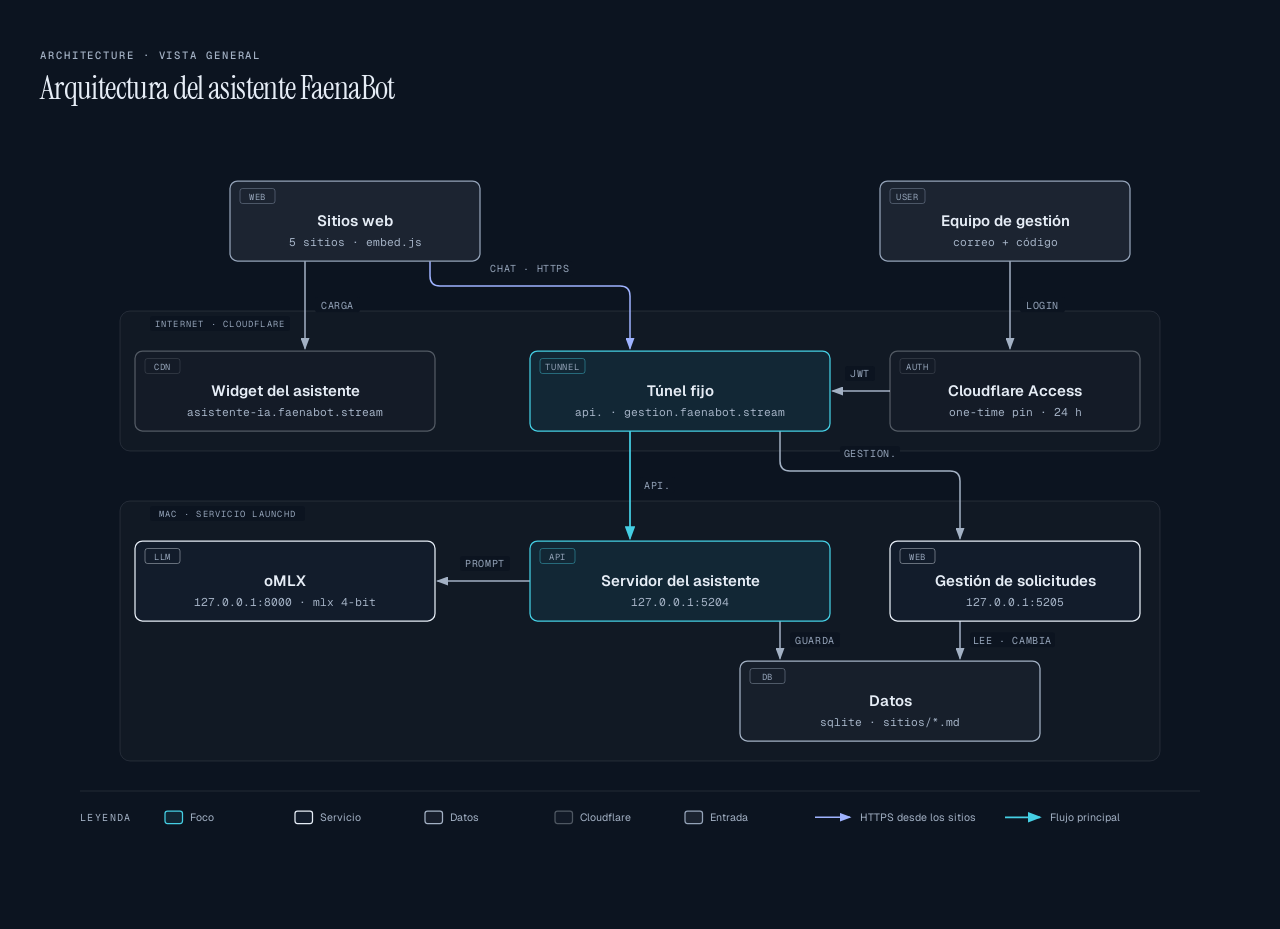
<file: docs/diagrama-arquitectura-dark.html>
<!DOCTYPE html>
<html lang="es">
<head>
  <meta charset="UTF-8">
  <meta name="viewport" content="width=device-width, initial-scale=1.0">
  <title>Arquitectura del asistente FaenaBot</title>
  <link href="https://fonts.googleapis.com/css2?family=Instrument+Serif:ital@0;1&family=Geist:wght@400;500;600&family=Geist+Mono:wght@400;500;600&display=swap" rel="stylesheet">
  <style>
    *, *::before, *::after { box-sizing: border-box; margin: 0; padding: 0; }
    :root { --color-paper: #0c1420; --color-ink: #e6edf6; --color-muted: #a3b1c4;
      --font-sans: 'Geist', system-ui, sans-serif; --font-serif: 'Instrument Serif', serif; --font-mono: 'Geist Mono', ui-monospace, monospace; }
    body { font-family: var(--font-sans); background: var(--color-paper); color: var(--color-ink); min-height: 100vh;
      display: flex; align-items: center; justify-content: center; padding: 3rem 2rem; }
    .frame { max-width: 1200px; width: 100%; }
    .diagram-container { width: 100%; overflow-x: auto; }
    .eyebrow { font-family: var(--font-mono); font-size: 0.66rem; font-weight: 500; letter-spacing: 0.18em;
      text-transform: uppercase; color: var(--color-muted); margin-bottom: 0.5rem; }
    h1 { font-family: var(--font-serif); font-size: clamp(1.5rem, 2.4vw + 0.75rem, 2rem); font-weight: 400;
      letter-spacing: -0.02em; line-height: 1.15; color: var(--color-ink); margin-bottom: 1.5rem; }
    svg { width: 100%; min-width: 960px; display: block; }
    @media print { .diagram-container { overflow-x: visible; } svg { min-width: 0; } }
  </style>
</head>
<body>
  <div class="frame">
    <p class="eyebrow">Architecture · Vista general</p>
    <h1>Arquitectura del asistente FaenaBot</h1>
    <div class="diagram-container">
<svg class="dd-dark" viewBox="0 0 960 600" xmlns="http://www.w3.org/2000/svg" role="img" aria-labelledby="arquitectura-faenabot-dark-title arquitectura-faenabot-dark-desc">
  <title id="arquitectura-faenabot-dark-title">Arquitectura del asistente FaenaBot</title>
  <desc id="arquitectura-faenabot-dark-desc">Los sitios web cargan el widget desde Cloudflare y conversan por el túnel fijo con el servidor del asistente en el Mac, que consulta el modelo de oMLX y guarda las solicitudes; el equipo entra a la gestión con Cloudflare Access por el mismo túnel.</desc>
  <defs>
    <marker id="afd-arrow" markerWidth="8" markerHeight="6" refX="7" refY="3" orient="auto"><polygon points="0 0, 8 3, 0 6" fill="#a3b1c4"/></marker>
    <marker id="afd-arrow-accent" markerWidth="8" markerHeight="6" refX="7" refY="3" orient="auto"><polygon points="0 0, 8 3, 0 6" fill="#45cfe4"/></marker>
    <marker id="afd-arrow-link" markerWidth="8" markerHeight="6" refX="7" refY="3" orient="auto"><polygon points="0 0, 8 3, 0 6" fill="#9fb3ff"/></marker>
  </defs>
  <rect width="100%" height="100%" fill="#0c1420"/>
  <g transform="translate(32,0)">
  <rect x="32" y="144" width="832" height="112" rx="8" fill="rgba(230,237,246,0.02)" stroke="rgba(230,237,246,0.10)" stroke-width="0.8"/>
  <rect x="56" y="148" width="112" height="12" rx="2" fill="#0c1420"/>
  <text x="112" y="157" fill="#94a3b8" font-size="7" font-family="'Geist Mono', ui-monospace, monospace" text-anchor="middle" letter-spacing="0.14em">INTERNET · CLOUDFLARE</text>
  <rect x="32" y="296" width="832" height="208" rx="8" fill="rgba(230,237,246,0.02)" stroke="rgba(230,237,246,0.10)" stroke-width="0.8"/>
  <rect x="56" y="300" width="124" height="12" rx="2" fill="#0c1420"/>
  <text x="118" y="309" fill="#94a3b8" font-size="7" font-family="'Geist Mono', ui-monospace, monospace" text-anchor="middle" letter-spacing="0.14em">MAC · SERVICIO LAUNCHD</text>
  <path d="M180 104 V174" fill="none" stroke="#a3b1c4" stroke-width="1.2" marker-end="url(#afd-arrow)"/>
  <rect x="188" y="133" width="36" height="12" rx="2" fill="#0c1420"/>
  <text x="206" y="142" fill="#94a3b8" font-size="8" font-family="'Geist Mono', ui-monospace, monospace" text-anchor="middle" letter-spacing="0.06em">CARGA</text>
  <path d="M280 104 V116 Q280 124 288 124 H432 Q440 124 440 132 V174" fill="none" stroke="#9fb3ff" stroke-width="1.2" marker-end="url(#afd-arrow-link)"/>
  <rect x="326" y="104" width="68" height="12" rx="2" fill="#0c1420"/>
  <text x="360" y="113" fill="#94a3b8" font-size="8" font-family="'Geist Mono', ui-monospace, monospace" text-anchor="middle" letter-spacing="0.06em">CHAT · HTTPS</text>
  <path d="M744 104 V174" fill="none" stroke="#a3b1c4" stroke-width="1.2" marker-end="url(#afd-arrow)"/>
  <rect x="752" y="133" width="36" height="12" rx="2" fill="#0c1420"/>
  <text x="770" y="142" fill="#94a3b8" font-size="8" font-family="'Geist Mono', ui-monospace, monospace" text-anchor="middle" letter-spacing="0.06em">LOGIN</text>
  <path d="M648 208 H602" fill="none" stroke="#a3b1c4" stroke-width="1.2" marker-end="url(#afd-arrow)"/>
  <rect x="612" y="188" width="24" height="12" rx="2" fill="#0c1420"/>
  <text x="624" y="197" fill="#94a3b8" font-size="8" font-family="'Geist Mono', ui-monospace, monospace" text-anchor="middle" letter-spacing="0.06em">JWT</text>
  <path d="M440 240 V326" fill="none" stroke="#45cfe4" stroke-width="1.4" marker-end="url(#afd-arrow-accent)"/>
  <rect x="448" y="277" width="28" height="12" rx="2" fill="#0c1420"/>
  <text x="462" y="286" fill="#94a3b8" font-size="8" font-family="'Geist Mono', ui-monospace, monospace" text-anchor="middle" letter-spacing="0.06em">API.</text>
  <path d="M560 240 V264 Q560 272 568 272 H696 Q704 272 704 280 V326" fill="none" stroke="#a3b1c4" stroke-width="1.2" marker-end="url(#afd-arrow)"/>
  <rect x="608" y="252" width="48" height="12" rx="2" fill="#0c1420"/>
  <text x="632" y="261" fill="#94a3b8" font-size="8" font-family="'Geist Mono', ui-monospace, monospace" text-anchor="middle" letter-spacing="0.06em">GESTION.</text>
  <path d="M360 360 H286" fill="none" stroke="#a3b1c4" stroke-width="1.2" marker-end="url(#afd-arrow)"/>
  <rect x="304" y="340" width="40" height="12" rx="2" fill="#0c1420"/>
  <text x="324" y="349" fill="#94a3b8" font-size="8" font-family="'Geist Mono', ui-monospace, monospace" text-anchor="middle" letter-spacing="0.06em">PROMPT</text>
  <path d="M560 392 V422" fill="none" stroke="#a3b1c4" stroke-width="1.2" marker-end="url(#afd-arrow)"/>
  <rect x="568" y="401" width="40" height="12" rx="2" fill="#0c1420"/>
  <text x="588" y="410" fill="#94a3b8" font-size="8" font-family="'Geist Mono', ui-monospace, monospace" text-anchor="middle" letter-spacing="0.06em">GUARDA</text>
  <path d="M704 392 V422" fill="none" stroke="#a3b1c4" stroke-width="1.2" marker-end="url(#afd-arrow)"/>
  <rect x="712" y="401" width="68" height="12" rx="2" fill="#0c1420"/>
  <text x="746" y="410" fill="#94a3b8" font-size="8" font-family="'Geist Mono', ui-monospace, monospace" text-anchor="middle" letter-spacing="0.06em">LEE · CAMBIA</text>
  <rect x="120" y="40" width="200" height="64" rx="6" fill="#0c1420"/>
  <rect x="120" y="40" width="200" height="64" rx="6" fill="rgba(163,177,196,0.10)" stroke="#94a3b8" stroke-width="1"/>
  <rect x="128" y="46" width="28" height="12" rx="2" fill="none" stroke="#94a3b8" stroke-opacity="0.4" stroke-width="0.8"/>
  <text x="142" y="55" fill="#94a3b8" font-size="7" font-family="'Geist Mono', ui-monospace, monospace" text-anchor="middle" letter-spacing="0.08em">WEB</text>
  <text x="220" y="76" fill="#e6edf6" font-size="12" font-weight="600" font-family="'Geist', system-ui, sans-serif" text-anchor="middle">Sitios web</text>
  <text x="220" y="92" fill="#a3b1c4" font-size="9" font-family="'Geist Mono', ui-monospace, monospace" text-anchor="middle">5 sitios · embed.js</text>
  <rect x="640" y="40" width="200" height="64" rx="6" fill="#0c1420"/>
  <rect x="640" y="40" width="200" height="64" rx="6" fill="rgba(163,177,196,0.10)" stroke="#94a3b8" stroke-width="1"/>
  <rect x="648" y="46" width="28" height="12" rx="2" fill="none" stroke="#94a3b8" stroke-opacity="0.4" stroke-width="0.8"/>
  <text x="662" y="55" fill="#94a3b8" font-size="7" font-family="'Geist Mono', ui-monospace, monospace" text-anchor="middle" letter-spacing="0.08em">USER</text>
  <text x="740" y="76" fill="#e6edf6" font-size="12" font-weight="600" font-family="'Geist', system-ui, sans-serif" text-anchor="middle">Equipo de gestión</text>
  <text x="740" y="92" fill="#a3b1c4" font-size="9" font-family="'Geist Mono', ui-monospace, monospace" text-anchor="middle">correo + código</text>
  <rect x="44" y="176" width="240" height="64" rx="6" fill="#0c1420"/>
  <rect x="44" y="176" width="240" height="64" rx="6" fill="rgba(230,237,246,0.03)" stroke="rgba(230,237,246,0.30)" stroke-width="1"/>
  <rect x="52" y="182" width="28" height="12" rx="2" fill="none" stroke="rgba(230,237,246,0.30)" stroke-opacity="0.4" stroke-width="0.8"/>
  <text x="66" y="191" fill="#94a3b8" font-size="7" font-family="'Geist Mono', ui-monospace, monospace" text-anchor="middle" letter-spacing="0.08em">CDN</text>
  <text x="164" y="212" fill="#e6edf6" font-size="12" font-weight="600" font-family="'Geist', system-ui, sans-serif" text-anchor="middle">Widget del asistente</text>
  <text x="164" y="228" fill="#a3b1c4" font-size="9" font-family="'Geist Mono', ui-monospace, monospace" text-anchor="middle">asistente-ia.faenabot.stream</text>
  <rect x="360" y="176" width="240" height="64" rx="6" fill="#0c1420"/>
  <rect x="360" y="176" width="240" height="64" rx="6" fill="rgba(69,207,228,0.10)" stroke="#45cfe4" stroke-width="1"/>
  <rect x="368" y="182" width="36" height="12" rx="2" fill="none" stroke="#45cfe4" stroke-opacity="0.4" stroke-width="0.8"/>
  <text x="386" y="191" fill="#94a3b8" font-size="7" font-family="'Geist Mono', ui-monospace, monospace" text-anchor="middle" letter-spacing="0.08em">TUNNEL</text>
  <text x="480" y="212" fill="#e6edf6" font-size="12" font-weight="600" font-family="'Geist', system-ui, sans-serif" text-anchor="middle">Túnel fijo</text>
  <text x="480" y="228" fill="#a3b1c4" font-size="9" font-family="'Geist Mono', ui-monospace, monospace" text-anchor="middle">api. · gestion.faenabot.stream</text>
  <rect x="648" y="176" width="200" height="64" rx="6" fill="#0c1420"/>
  <rect x="648" y="176" width="200" height="64" rx="6" fill="rgba(230,237,246,0.03)" stroke="rgba(230,237,246,0.30)" stroke-width="1"/>
  <rect x="656" y="182" width="28" height="12" rx="2" fill="none" stroke="rgba(230,237,246,0.30)" stroke-opacity="0.4" stroke-width="0.8"/>
  <text x="670" y="191" fill="#94a3b8" font-size="7" font-family="'Geist Mono', ui-monospace, monospace" text-anchor="middle" letter-spacing="0.08em">AUTH</text>
  <text x="748" y="212" fill="#e6edf6" font-size="12" font-weight="600" font-family="'Geist', system-ui, sans-serif" text-anchor="middle">Cloudflare Access</text>
  <text x="748" y="228" fill="#a3b1c4" font-size="9" font-family="'Geist Mono', ui-monospace, monospace" text-anchor="middle">one-time pin · 24 h</text>
  <rect x="44" y="328" width="240" height="64" rx="6" fill="#0c1420"/>
  <rect x="44" y="328" width="240" height="64" rx="6" fill="#121c2b" stroke="#e6edf6" stroke-width="1"/>
  <rect x="52" y="334" width="28" height="12" rx="2" fill="none" stroke="#e6edf6" stroke-opacity="0.4" stroke-width="0.8"/>
  <text x="66" y="343" fill="#94a3b8" font-size="7" font-family="'Geist Mono', ui-monospace, monospace" text-anchor="middle" letter-spacing="0.08em">LLM</text>
  <text x="164" y="364" fill="#e6edf6" font-size="12" font-weight="600" font-family="'Geist', system-ui, sans-serif" text-anchor="middle">oMLX</text>
  <text x="164" y="380" fill="#a3b1c4" font-size="9" font-family="'Geist Mono', ui-monospace, monospace" text-anchor="middle">127.0.0.1:8000 · mlx 4-bit</text>
  <rect x="360" y="328" width="240" height="64" rx="6" fill="#0c1420"/>
  <rect x="360" y="328" width="240" height="64" rx="6" fill="rgba(69,207,228,0.10)" stroke="#45cfe4" stroke-width="1"/>
  <rect x="368" y="334" width="28" height="12" rx="2" fill="none" stroke="#45cfe4" stroke-opacity="0.4" stroke-width="0.8"/>
  <text x="382" y="343" fill="#94a3b8" font-size="7" font-family="'Geist Mono', ui-monospace, monospace" text-anchor="middle" letter-spacing="0.08em">API</text>
  <text x="480" y="364" fill="#e6edf6" font-size="12" font-weight="600" font-family="'Geist', system-ui, sans-serif" text-anchor="middle">Servidor del asistente</text>
  <text x="480" y="380" fill="#a3b1c4" font-size="9" font-family="'Geist Mono', ui-monospace, monospace" text-anchor="middle">127.0.0.1:5204</text>
  <rect x="648" y="328" width="200" height="64" rx="6" fill="#0c1420"/>
  <rect x="648" y="328" width="200" height="64" rx="6" fill="#121c2b" stroke="#e6edf6" stroke-width="1"/>
  <rect x="656" y="334" width="28" height="12" rx="2" fill="none" stroke="#e6edf6" stroke-opacity="0.4" stroke-width="0.8"/>
  <text x="670" y="343" fill="#94a3b8" font-size="7" font-family="'Geist Mono', ui-monospace, monospace" text-anchor="middle" letter-spacing="0.08em">WEB</text>
  <text x="748" y="364" fill="#e6edf6" font-size="12" font-weight="600" font-family="'Geist', system-ui, sans-serif" text-anchor="middle">Gestión de solicitudes</text>
  <text x="748" y="380" fill="#a3b1c4" font-size="9" font-family="'Geist Mono', ui-monospace, monospace" text-anchor="middle">127.0.0.1:5205</text>
  <rect x="528" y="424" width="240" height="64" rx="6" fill="#0c1420"/>
  <rect x="528" y="424" width="240" height="64" rx="6" fill="rgba(230,237,246,0.05)" stroke="#a3b1c4" stroke-width="1"/>
  <rect x="536" y="430" width="28" height="12" rx="2" fill="none" stroke="#a3b1c4" stroke-opacity="0.4" stroke-width="0.8"/>
  <text x="550" y="439" fill="#94a3b8" font-size="7" font-family="'Geist Mono', ui-monospace, monospace" text-anchor="middle" letter-spacing="0.08em">DB</text>
  <text x="648" y="460" fill="#e6edf6" font-size="12" font-weight="600" font-family="'Geist', system-ui, sans-serif" text-anchor="middle">Datos</text>
  <text x="648" y="476" fill="#a3b1c4" font-size="9" font-family="'Geist Mono', ui-monospace, monospace" text-anchor="middle">sqlite · sitios/*.md</text>
  </g>
  <line x1="32" y1="528" x2="928" y2="528" stroke="rgba(230,237,246,0.10)" stroke-width="0.8"/>
  <text x="32" y="552" fill="#a3b1c4" font-size="8" font-family="'Geist Mono', ui-monospace, monospace" letter-spacing="0.14em">LEYENDA</text>
  <rect x="100" y="544" width="14" height="10" rx="2" fill="rgba(69,207,228,0.10)" stroke="#45cfe4" stroke-width="1"/>
  <text x="120" y="552" fill="#a3b1c4" font-size="8.5" font-family="'Geist', system-ui, sans-serif">Foco</text>
  <rect x="204" y="544" width="14" height="10" rx="2" fill="#121c2b" stroke="#e6edf6" stroke-width="1"/>
  <text x="224" y="552" fill="#a3b1c4" font-size="8.5" font-family="'Geist', system-ui, sans-serif">Servicio</text>
  <rect x="308" y="544" width="14" height="10" rx="2" fill="rgba(230,237,246,0.05)" stroke="#a3b1c4" stroke-width="1"/>
  <text x="328" y="552" fill="#a3b1c4" font-size="8.5" font-family="'Geist', system-ui, sans-serif">Datos</text>
  <rect x="412" y="544" width="14" height="10" rx="2" fill="rgba(230,237,246,0.03)" stroke="rgba(230,237,246,0.30)" stroke-width="1"/>
  <text x="432" y="552" fill="#a3b1c4" font-size="8.5" font-family="'Geist', system-ui, sans-serif">Cloudflare</text>
  <rect x="516" y="544" width="14" height="10" rx="2" fill="rgba(163,177,196,0.10)" stroke="#94a3b8" stroke-width="1"/>
  <text x="536" y="552" fill="#a3b1c4" font-size="8.5" font-family="'Geist', system-ui, sans-serif">Entrada</text>
  <line x1="620" y1="549" x2="648" y2="549" stroke="#9fb3ff" stroke-width="1.2" marker-end="url(#afd-arrow-link)"/>
  <text x="656" y="552" fill="#a3b1c4" font-size="8.5" font-family="'Geist', system-ui, sans-serif">HTTPS desde los sitios</text>
  <line x1="772" y1="549" x2="800" y2="549" stroke="#45cfe4" stroke-width="1.4" marker-end="url(#afd-arrow-accent)"/>
  <text x="808" y="552" fill="#a3b1c4" font-size="8.5" font-family="'Geist', system-ui, sans-serif">Flujo principal</text>
</svg>
    </div>
  </div>
</body>
</html>
</file>
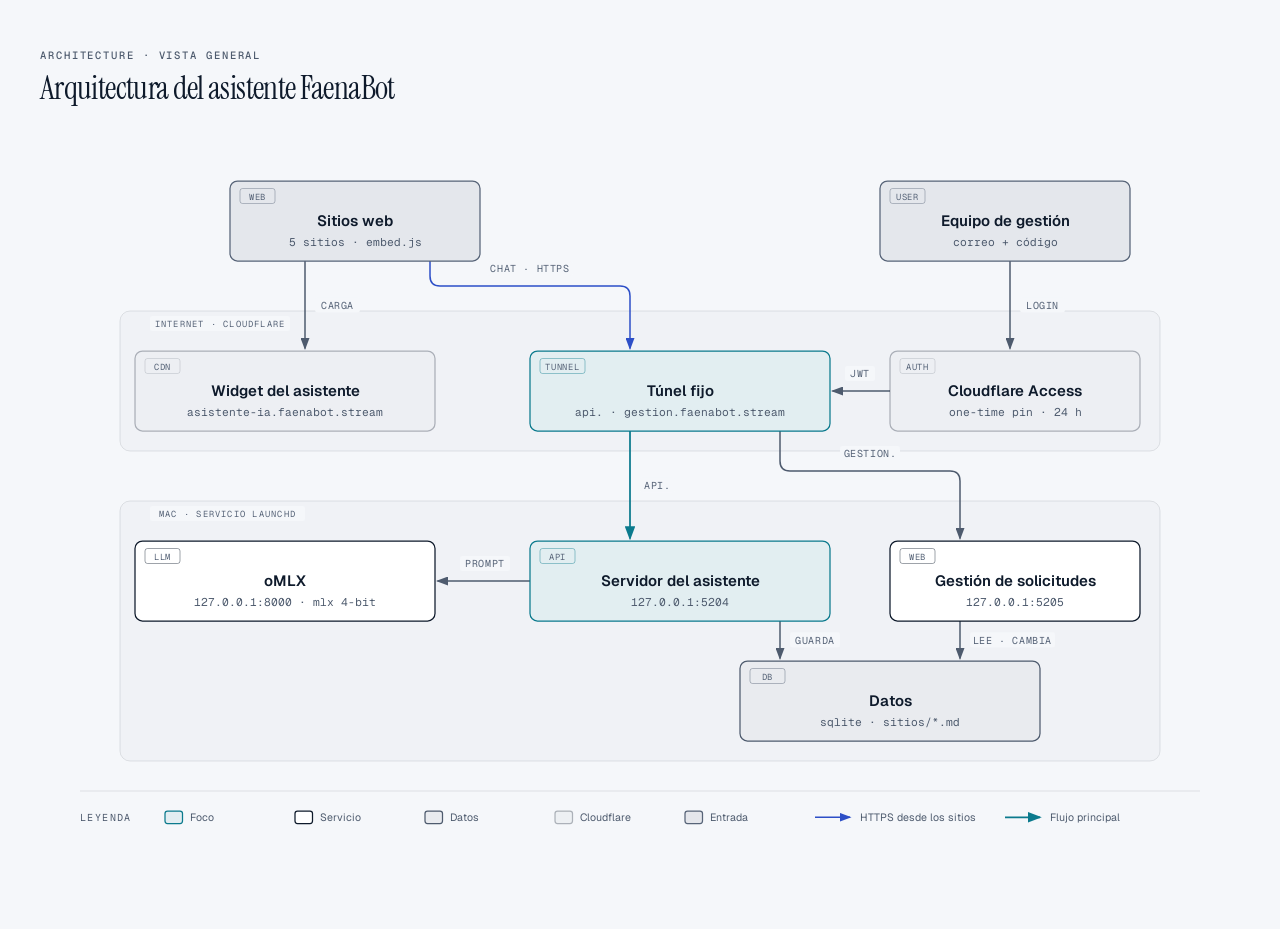
<file: docs/diagrama-arquitectura.html>
<!DOCTYPE html>
<html lang="es">
<head>
  <meta charset="UTF-8">
  <meta name="viewport" content="width=device-width, initial-scale=1.0">
  <title>Arquitectura del asistente FaenaBot</title>
  <link href="https://fonts.googleapis.com/css2?family=Instrument+Serif:ital@0;1&family=Geist:wght@400;500;600&family=Geist+Mono:wght@400;500;600&display=swap" rel="stylesheet">
  <style>
    *, *::before, *::after { box-sizing: border-box; margin: 0; padding: 0; }
    :root { --color-paper: #f5f7fa; --color-ink: #0e1a2b; --color-muted: #4e5b6e;
      --font-sans: 'Geist', system-ui, sans-serif; --font-serif: 'Instrument Serif', serif; --font-mono: 'Geist Mono', ui-monospace, monospace; }
    body { font-family: var(--font-sans); background: var(--color-paper); color: var(--color-ink); min-height: 100vh;
      display: flex; align-items: center; justify-content: center; padding: 3rem 2rem; }
    .frame { max-width: 1200px; width: 100%; }
    .diagram-container { width: 100%; overflow-x: auto; }
    .eyebrow { font-family: var(--font-mono); font-size: 0.66rem; font-weight: 500; letter-spacing: 0.18em;
      text-transform: uppercase; color: var(--color-muted); margin-bottom: 0.5rem; }
    h1 { font-family: var(--font-serif); font-size: clamp(1.5rem, 2.4vw + 0.75rem, 2rem); font-weight: 400;
      letter-spacing: -0.02em; line-height: 1.15; color: var(--color-ink); margin-bottom: 1.5rem; }
    svg { width: 100%; min-width: 960px; display: block; }
    @media print { .diagram-container { overflow-x: visible; } svg { min-width: 0; } }
  </style>
</head>
<body>
  <div class="frame">
    <p class="eyebrow">Architecture · Vista general</p>
    <h1>Arquitectura del asistente FaenaBot</h1>
    <div class="diagram-container">
<svg class="dd-light" viewBox="0 0 960 600" xmlns="http://www.w3.org/2000/svg" role="img" aria-labelledby="arquitectura-faenabot-title arquitectura-faenabot-desc">
  <title id="arquitectura-faenabot-title">Arquitectura del asistente FaenaBot</title>
  <desc id="arquitectura-faenabot-desc">Los sitios web cargan el widget desde Cloudflare y conversan por el túnel fijo con el servidor del asistente en el Mac, que consulta el modelo de oMLX y guarda las solicitudes; el equipo entra a la gestión con Cloudflare Access por el mismo túnel.</desc>
  <defs>
    <marker id="af-arrow" markerWidth="8" markerHeight="6" refX="7" refY="3" orient="auto"><polygon points="0 0, 8 3, 0 6" fill="#4e5b6e"/></marker>
    <marker id="af-arrow-accent" markerWidth="8" markerHeight="6" refX="7" refY="3" orient="auto"><polygon points="0 0, 8 3, 0 6" fill="#0b7a8d"/></marker>
    <marker id="af-arrow-link" markerWidth="8" markerHeight="6" refX="7" refY="3" orient="auto"><polygon points="0 0, 8 3, 0 6" fill="#2d4fc7"/></marker>
  </defs>
  <rect width="100%" height="100%" fill="#f5f7fa"/>
  <g transform="translate(32,0)">
  <rect x="32" y="144" width="832" height="112" rx="8" fill="rgba(14,26,43,0.02)" stroke="rgba(14,26,43,0.10)" stroke-width="0.8"/>
  <rect x="56" y="148" width="112" height="12" rx="2" fill="#f5f7fa"/>
  <text x="112" y="157" fill="#576478" font-size="7" font-family="'Geist Mono', ui-monospace, monospace" text-anchor="middle" letter-spacing="0.14em">INTERNET · CLOUDFLARE</text>
  <rect x="32" y="296" width="832" height="208" rx="8" fill="rgba(14,26,43,0.02)" stroke="rgba(14,26,43,0.10)" stroke-width="0.8"/>
  <rect x="56" y="300" width="124" height="12" rx="2" fill="#f5f7fa"/>
  <text x="118" y="309" fill="#576478" font-size="7" font-family="'Geist Mono', ui-monospace, monospace" text-anchor="middle" letter-spacing="0.14em">MAC · SERVICIO LAUNCHD</text>
  <path d="M180 104 V174" fill="none" stroke="#4e5b6e" stroke-width="1.2" marker-end="url(#af-arrow)"/>
  <rect x="188" y="133" width="36" height="12" rx="2" fill="#f5f7fa"/>
  <text x="206" y="142" fill="#576478" font-size="8" font-family="'Geist Mono', ui-monospace, monospace" text-anchor="middle" letter-spacing="0.06em">CARGA</text>
  <path d="M280 104 V116 Q280 124 288 124 H432 Q440 124 440 132 V174" fill="none" stroke="#2d4fc7" stroke-width="1.2" marker-end="url(#af-arrow-link)"/>
  <rect x="326" y="104" width="68" height="12" rx="2" fill="#f5f7fa"/>
  <text x="360" y="113" fill="#576478" font-size="8" font-family="'Geist Mono', ui-monospace, monospace" text-anchor="middle" letter-spacing="0.06em">CHAT · HTTPS</text>
  <path d="M744 104 V174" fill="none" stroke="#4e5b6e" stroke-width="1.2" marker-end="url(#af-arrow)"/>
  <rect x="752" y="133" width="36" height="12" rx="2" fill="#f5f7fa"/>
  <text x="770" y="142" fill="#576478" font-size="8" font-family="'Geist Mono', ui-monospace, monospace" text-anchor="middle" letter-spacing="0.06em">LOGIN</text>
  <path d="M648 208 H602" fill="none" stroke="#4e5b6e" stroke-width="1.2" marker-end="url(#af-arrow)"/>
  <rect x="612" y="188" width="24" height="12" rx="2" fill="#f5f7fa"/>
  <text x="624" y="197" fill="#576478" font-size="8" font-family="'Geist Mono', ui-monospace, monospace" text-anchor="middle" letter-spacing="0.06em">JWT</text>
  <path d="M440 240 V326" fill="none" stroke="#0b7a8d" stroke-width="1.4" marker-end="url(#af-arrow-accent)"/>
  <rect x="448" y="277" width="28" height="12" rx="2" fill="#f5f7fa"/>
  <text x="462" y="286" fill="#576478" font-size="8" font-family="'Geist Mono', ui-monospace, monospace" text-anchor="middle" letter-spacing="0.06em">API.</text>
  <path d="M560 240 V264 Q560 272 568 272 H696 Q704 272 704 280 V326" fill="none" stroke="#4e5b6e" stroke-width="1.2" marker-end="url(#af-arrow)"/>
  <rect x="608" y="252" width="48" height="12" rx="2" fill="#f5f7fa"/>
  <text x="632" y="261" fill="#576478" font-size="8" font-family="'Geist Mono', ui-monospace, monospace" text-anchor="middle" letter-spacing="0.06em">GESTION.</text>
  <path d="M360 360 H286" fill="none" stroke="#4e5b6e" stroke-width="1.2" marker-end="url(#af-arrow)"/>
  <rect x="304" y="340" width="40" height="12" rx="2" fill="#f5f7fa"/>
  <text x="324" y="349" fill="#576478" font-size="8" font-family="'Geist Mono', ui-monospace, monospace" text-anchor="middle" letter-spacing="0.06em">PROMPT</text>
  <path d="M560 392 V422" fill="none" stroke="#4e5b6e" stroke-width="1.2" marker-end="url(#af-arrow)"/>
  <rect x="568" y="401" width="40" height="12" rx="2" fill="#f5f7fa"/>
  <text x="588" y="410" fill="#576478" font-size="8" font-family="'Geist Mono', ui-monospace, monospace" text-anchor="middle" letter-spacing="0.06em">GUARDA</text>
  <path d="M704 392 V422" fill="none" stroke="#4e5b6e" stroke-width="1.2" marker-end="url(#af-arrow)"/>
  <rect x="712" y="401" width="68" height="12" rx="2" fill="#f5f7fa"/>
  <text x="746" y="410" fill="#576478" font-size="8" font-family="'Geist Mono', ui-monospace, monospace" text-anchor="middle" letter-spacing="0.06em">LEE · CAMBIA</text>
  <rect x="120" y="40" width="200" height="64" rx="6" fill="#f5f7fa"/>
  <rect x="120" y="40" width="200" height="64" rx="6" fill="rgba(78,91,110,0.10)" stroke="#576478" stroke-width="1"/>
  <rect x="128" y="46" width="28" height="12" rx="2" fill="none" stroke="#576478" stroke-opacity="0.4" stroke-width="0.8"/>
  <text x="142" y="55" fill="#576478" font-size="7" font-family="'Geist Mono', ui-monospace, monospace" text-anchor="middle" letter-spacing="0.08em">WEB</text>
  <text x="220" y="76" fill="#0e1a2b" font-size="12" font-weight="600" font-family="'Geist', system-ui, sans-serif" text-anchor="middle">Sitios web</text>
  <text x="220" y="92" fill="#4e5b6e" font-size="9" font-family="'Geist Mono', ui-monospace, monospace" text-anchor="middle">5 sitios · embed.js</text>
  <rect x="640" y="40" width="200" height="64" rx="6" fill="#f5f7fa"/>
  <rect x="640" y="40" width="200" height="64" rx="6" fill="rgba(78,91,110,0.10)" stroke="#576478" stroke-width="1"/>
  <rect x="648" y="46" width="28" height="12" rx="2" fill="none" stroke="#576478" stroke-opacity="0.4" stroke-width="0.8"/>
  <text x="662" y="55" fill="#576478" font-size="7" font-family="'Geist Mono', ui-monospace, monospace" text-anchor="middle" letter-spacing="0.08em">USER</text>
  <text x="740" y="76" fill="#0e1a2b" font-size="12" font-weight="600" font-family="'Geist', system-ui, sans-serif" text-anchor="middle">Equipo de gestión</text>
  <text x="740" y="92" fill="#4e5b6e" font-size="9" font-family="'Geist Mono', ui-monospace, monospace" text-anchor="middle">correo + código</text>
  <rect x="44" y="176" width="240" height="64" rx="6" fill="#f5f7fa"/>
  <rect x="44" y="176" width="240" height="64" rx="6" fill="rgba(14,26,43,0.03)" stroke="rgba(14,26,43,0.30)" stroke-width="1"/>
  <rect x="52" y="182" width="28" height="12" rx="2" fill="none" stroke="rgba(14,26,43,0.30)" stroke-opacity="0.4" stroke-width="0.8"/>
  <text x="66" y="191" fill="#576478" font-size="7" font-family="'Geist Mono', ui-monospace, monospace" text-anchor="middle" letter-spacing="0.08em">CDN</text>
  <text x="164" y="212" fill="#0e1a2b" font-size="12" font-weight="600" font-family="'Geist', system-ui, sans-serif" text-anchor="middle">Widget del asistente</text>
  <text x="164" y="228" fill="#4e5b6e" font-size="9" font-family="'Geist Mono', ui-monospace, monospace" text-anchor="middle">asistente-ia.faenabot.stream</text>
  <rect x="360" y="176" width="240" height="64" rx="6" fill="#f5f7fa"/>
  <rect x="360" y="176" width="240" height="64" rx="6" fill="rgba(11,122,141,0.08)" stroke="#0b7a8d" stroke-width="1"/>
  <rect x="368" y="182" width="36" height="12" rx="2" fill="none" stroke="#0b7a8d" stroke-opacity="0.4" stroke-width="0.8"/>
  <text x="386" y="191" fill="#576478" font-size="7" font-family="'Geist Mono', ui-monospace, monospace" text-anchor="middle" letter-spacing="0.08em">TUNNEL</text>
  <text x="480" y="212" fill="#0e1a2b" font-size="12" font-weight="600" font-family="'Geist', system-ui, sans-serif" text-anchor="middle">Túnel fijo</text>
  <text x="480" y="228" fill="#4e5b6e" font-size="9" font-family="'Geist Mono', ui-monospace, monospace" text-anchor="middle">api. · gestion.faenabot.stream</text>
  <rect x="648" y="176" width="200" height="64" rx="6" fill="#f5f7fa"/>
  <rect x="648" y="176" width="200" height="64" rx="6" fill="rgba(14,26,43,0.03)" stroke="rgba(14,26,43,0.30)" stroke-width="1"/>
  <rect x="656" y="182" width="28" height="12" rx="2" fill="none" stroke="rgba(14,26,43,0.30)" stroke-opacity="0.4" stroke-width="0.8"/>
  <text x="670" y="191" fill="#576478" font-size="7" font-family="'Geist Mono', ui-monospace, monospace" text-anchor="middle" letter-spacing="0.08em">AUTH</text>
  <text x="748" y="212" fill="#0e1a2b" font-size="12" font-weight="600" font-family="'Geist', system-ui, sans-serif" text-anchor="middle">Cloudflare Access</text>
  <text x="748" y="228" fill="#4e5b6e" font-size="9" font-family="'Geist Mono', ui-monospace, monospace" text-anchor="middle">one-time pin · 24 h</text>
  <rect x="44" y="328" width="240" height="64" rx="6" fill="#f5f7fa"/>
  <rect x="44" y="328" width="240" height="64" rx="6" fill="#ffffff" stroke="#0e1a2b" stroke-width="1"/>
  <rect x="52" y="334" width="28" height="12" rx="2" fill="none" stroke="#0e1a2b" stroke-opacity="0.4" stroke-width="0.8"/>
  <text x="66" y="343" fill="#576478" font-size="7" font-family="'Geist Mono', ui-monospace, monospace" text-anchor="middle" letter-spacing="0.08em">LLM</text>
  <text x="164" y="364" fill="#0e1a2b" font-size="12" font-weight="600" font-family="'Geist', system-ui, sans-serif" text-anchor="middle">oMLX</text>
  <text x="164" y="380" fill="#4e5b6e" font-size="9" font-family="'Geist Mono', ui-monospace, monospace" text-anchor="middle">127.0.0.1:8000 · mlx 4-bit</text>
  <rect x="360" y="328" width="240" height="64" rx="6" fill="#f5f7fa"/>
  <rect x="360" y="328" width="240" height="64" rx="6" fill="rgba(11,122,141,0.08)" stroke="#0b7a8d" stroke-width="1"/>
  <rect x="368" y="334" width="28" height="12" rx="2" fill="none" stroke="#0b7a8d" stroke-opacity="0.4" stroke-width="0.8"/>
  <text x="382" y="343" fill="#576478" font-size="7" font-family="'Geist Mono', ui-monospace, monospace" text-anchor="middle" letter-spacing="0.08em">API</text>
  <text x="480" y="364" fill="#0e1a2b" font-size="12" font-weight="600" font-family="'Geist', system-ui, sans-serif" text-anchor="middle">Servidor del asistente</text>
  <text x="480" y="380" fill="#4e5b6e" font-size="9" font-family="'Geist Mono', ui-monospace, monospace" text-anchor="middle">127.0.0.1:5204</text>
  <rect x="648" y="328" width="200" height="64" rx="6" fill="#f5f7fa"/>
  <rect x="648" y="328" width="200" height="64" rx="6" fill="#ffffff" stroke="#0e1a2b" stroke-width="1"/>
  <rect x="656" y="334" width="28" height="12" rx="2" fill="none" stroke="#0e1a2b" stroke-opacity="0.4" stroke-width="0.8"/>
  <text x="670" y="343" fill="#576478" font-size="7" font-family="'Geist Mono', ui-monospace, monospace" text-anchor="middle" letter-spacing="0.08em">WEB</text>
  <text x="748" y="364" fill="#0e1a2b" font-size="12" font-weight="600" font-family="'Geist', system-ui, sans-serif" text-anchor="middle">Gestión de solicitudes</text>
  <text x="748" y="380" fill="#4e5b6e" font-size="9" font-family="'Geist Mono', ui-monospace, monospace" text-anchor="middle">127.0.0.1:5205</text>
  <rect x="528" y="424" width="240" height="64" rx="6" fill="#f5f7fa"/>
  <rect x="528" y="424" width="240" height="64" rx="6" fill="rgba(14,26,43,0.05)" stroke="#4e5b6e" stroke-width="1"/>
  <rect x="536" y="430" width="28" height="12" rx="2" fill="none" stroke="#4e5b6e" stroke-opacity="0.4" stroke-width="0.8"/>
  <text x="550" y="439" fill="#576478" font-size="7" font-family="'Geist Mono', ui-monospace, monospace" text-anchor="middle" letter-spacing="0.08em">DB</text>
  <text x="648" y="460" fill="#0e1a2b" font-size="12" font-weight="600" font-family="'Geist', system-ui, sans-serif" text-anchor="middle">Datos</text>
  <text x="648" y="476" fill="#4e5b6e" font-size="9" font-family="'Geist Mono', ui-monospace, monospace" text-anchor="middle">sqlite · sitios/*.md</text>
  </g>
  <line x1="32" y1="528" x2="928" y2="528" stroke="rgba(14,26,43,0.10)" stroke-width="0.8"/>
  <text x="32" y="552" fill="#4e5b6e" font-size="8" font-family="'Geist Mono', ui-monospace, monospace" letter-spacing="0.14em">LEYENDA</text>
  <rect x="100" y="544" width="14" height="10" rx="2" fill="rgba(11,122,141,0.08)" stroke="#0b7a8d" stroke-width="1"/>
  <text x="120" y="552" fill="#4e5b6e" font-size="8.5" font-family="'Geist', system-ui, sans-serif">Foco</text>
  <rect x="204" y="544" width="14" height="10" rx="2" fill="#ffffff" stroke="#0e1a2b" stroke-width="1"/>
  <text x="224" y="552" fill="#4e5b6e" font-size="8.5" font-family="'Geist', system-ui, sans-serif">Servicio</text>
  <rect x="308" y="544" width="14" height="10" rx="2" fill="rgba(14,26,43,0.05)" stroke="#4e5b6e" stroke-width="1"/>
  <text x="328" y="552" fill="#4e5b6e" font-size="8.5" font-family="'Geist', system-ui, sans-serif">Datos</text>
  <rect x="412" y="544" width="14" height="10" rx="2" fill="rgba(14,26,43,0.03)" stroke="rgba(14,26,43,0.30)" stroke-width="1"/>
  <text x="432" y="552" fill="#4e5b6e" font-size="8.5" font-family="'Geist', system-ui, sans-serif">Cloudflare</text>
  <rect x="516" y="544" width="14" height="10" rx="2" fill="rgba(78,91,110,0.10)" stroke="#576478" stroke-width="1"/>
  <text x="536" y="552" fill="#4e5b6e" font-size="8.5" font-family="'Geist', system-ui, sans-serif">Entrada</text>
  <line x1="620" y1="549" x2="648" y2="549" stroke="#2d4fc7" stroke-width="1.2" marker-end="url(#af-arrow-link)"/>
  <text x="656" y="552" fill="#4e5b6e" font-size="8.5" font-family="'Geist', system-ui, sans-serif">HTTPS desde los sitios</text>
  <line x1="772" y1="549" x2="800" y2="549" stroke="#0b7a8d" stroke-width="1.4" marker-end="url(#af-arrow-accent)"/>
  <text x="808" y="552" fill="#4e5b6e" font-size="8.5" font-family="'Geist', system-ui, sans-serif">Flujo principal</text>
</svg>
    </div>
  </div>
</body>
</html>
</file>
